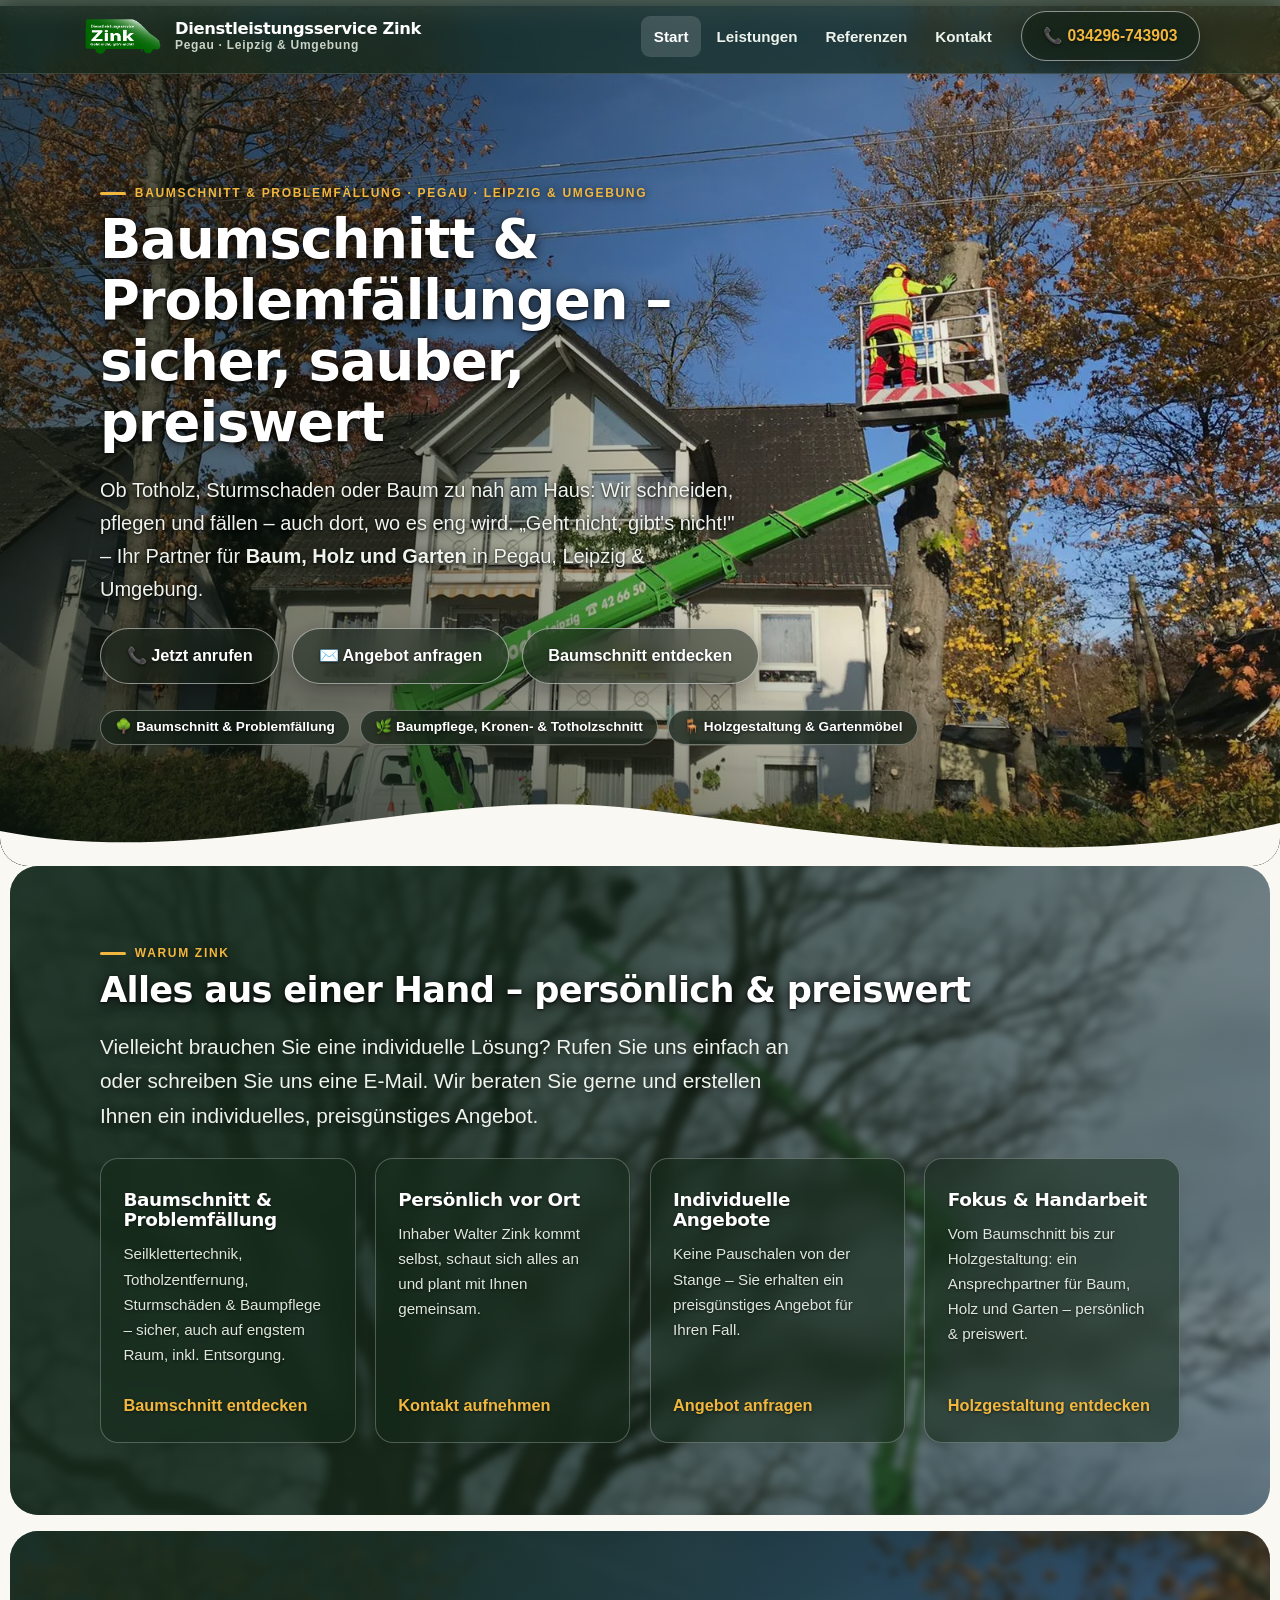
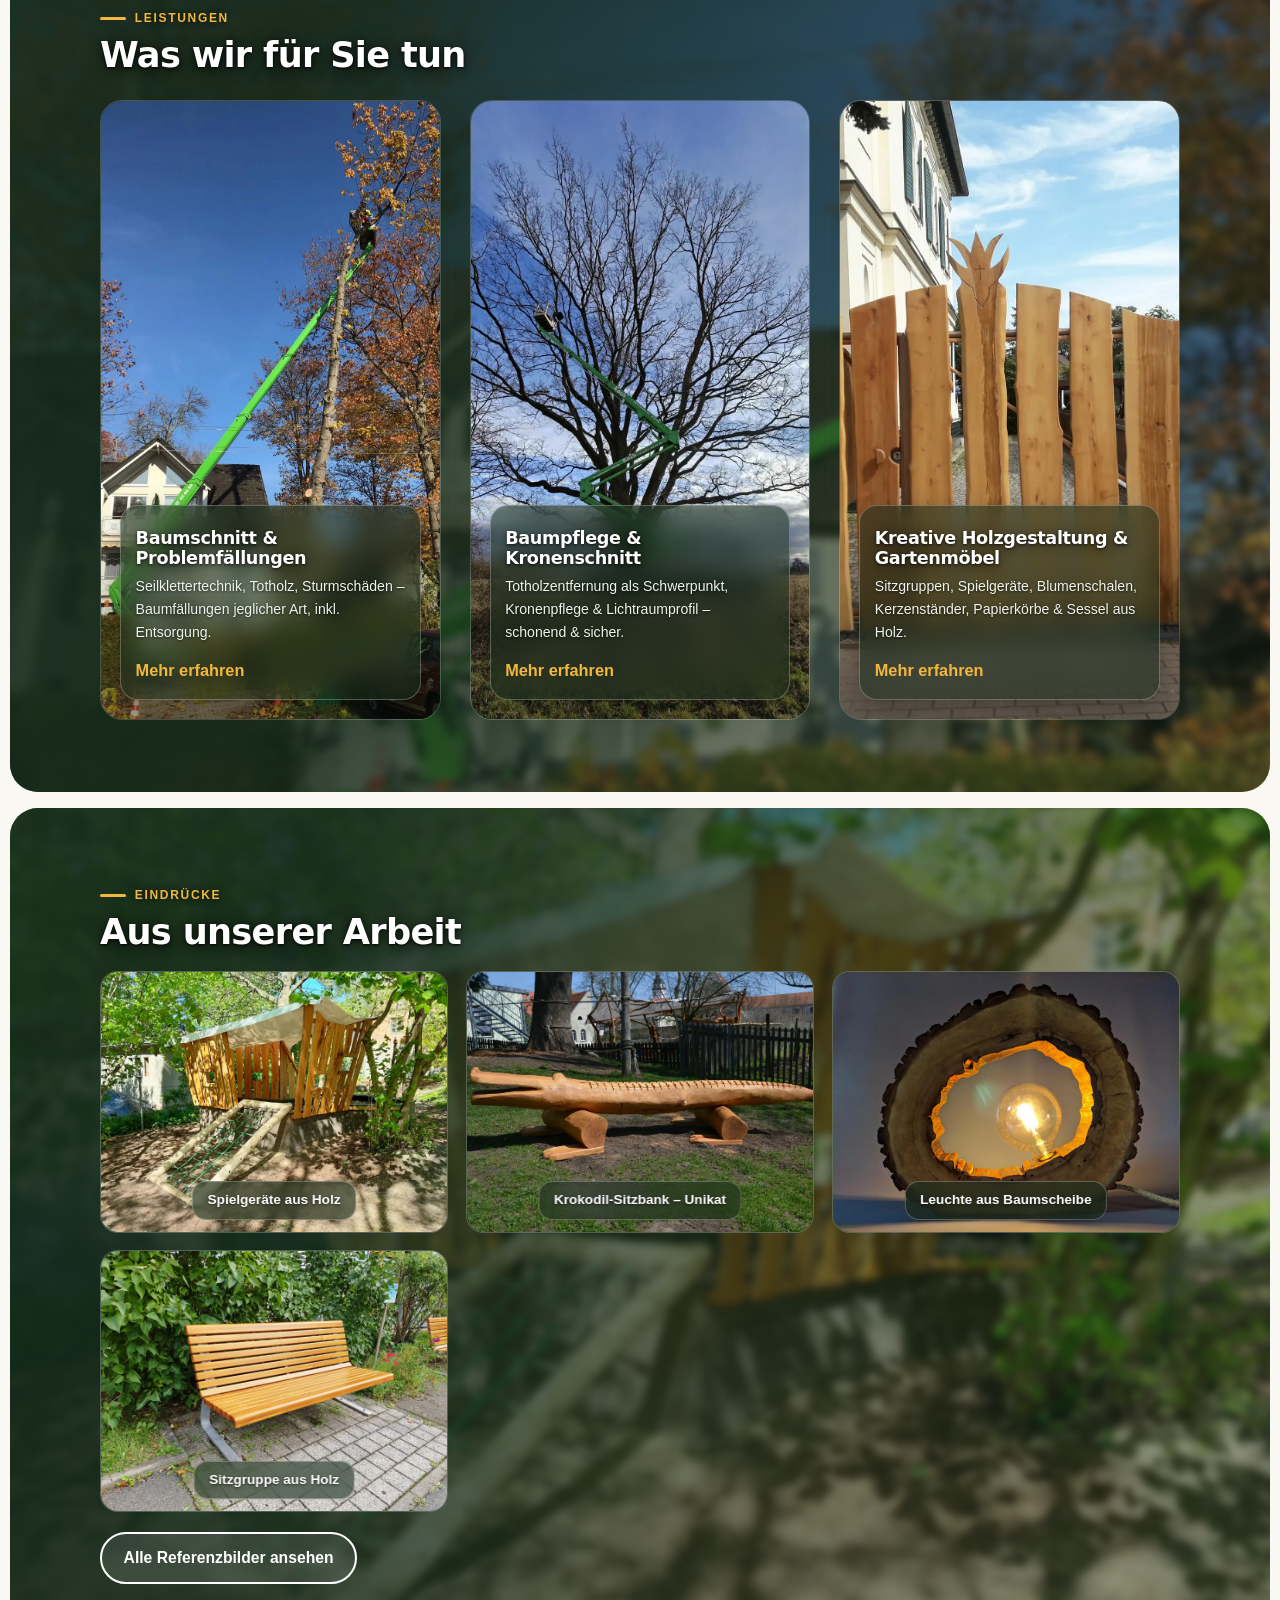
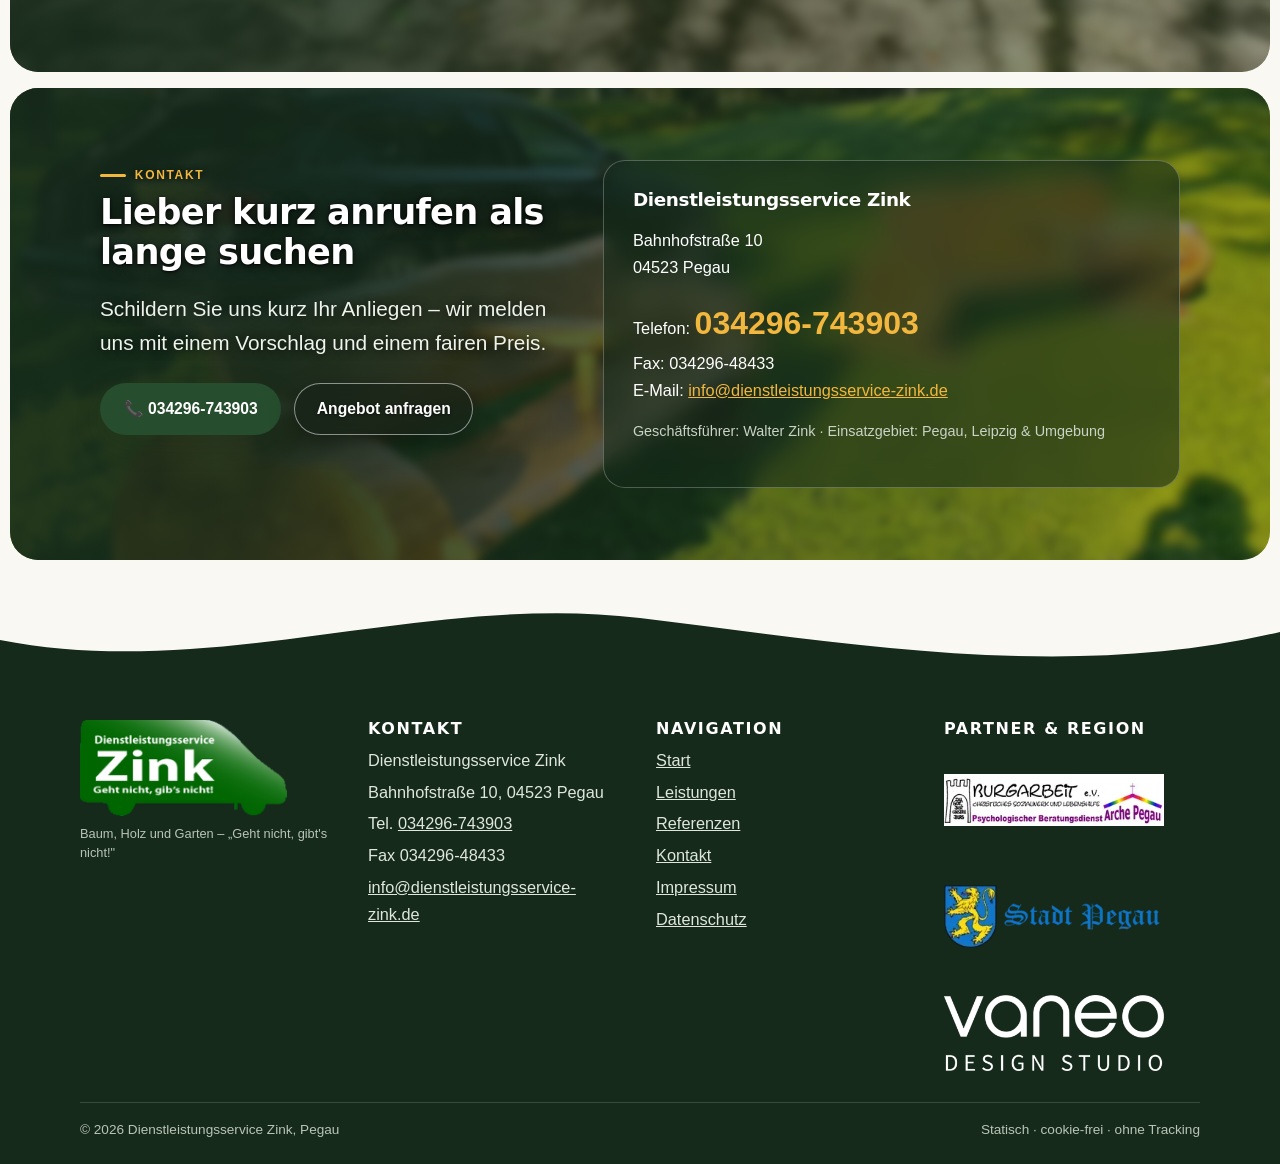
<file: index.html>
<!DOCTYPE html>
<html lang="de">
<head>
<meta charset="utf-8">
<meta name="viewport" content="width=device-width, initial-scale=1">
<title>Baumschnitt & Problemfällung in Pegau & Leipzig | Zink</title>
<meta name="description" content="Baumschnitt & Problemfällung in Pegau, Leipzig & Umgebung: Baumpflege, Kronenschnitt und Holzgestaltung von Dienstleistungsservice Zink. Tel. 034296-743903.">
<link rel="canonical" href="https://www.dienstleistungsservice-zink.de/">
<meta property="og:type" content="website">
<meta property="og:locale" content="de_DE">
<meta name="twitter:card" content="summary_large_image">
<meta property="og:title" content="Baumschnitt & Problemfällung in Pegau & Leipzig | Zink">
<meta property="og:description" content="Baumschnitt & Problemfällung, Baumpflege & Kronenschnitt sowie kreative Holzgestaltung & Gartenmöbel aus Holz in Pegau, Leipzig & Umgebung.">
<meta property="og:image" content="https://www.dienstleistungsservice-zink.de/assets/img/hero-hubsteiger-herbst.webp">
<meta property="og:image:width" content="1600">
<meta property="og:image:height" content="1200">
<meta property="og:image:alt" content="Baumpflege mit Hubsteiger in Pegau – Dienstleistungsservice Zink im Einsatz">
<meta property="og:url" content="https://www.dienstleistungsservice-zink.de/">
<meta name="theme-color" content="#152a1b">
<link rel="icon" href="assets/img/favicon.ico">
<link rel="apple-touch-icon" href="assets/img/apple-touch-icon.png">
<link rel="stylesheet" href="assets/css/style.css">
<script type="application/ld+json">
{"@context":"https://schema.org","@type":"HomeAndConstructionBusiness",
"name":"Dienstleistungsservice Zink","slogan":"Geht nicht, gibt's nicht!",
"address":{"@type":"PostalAddress","streetAddress":"Bahnhofstraße 10","postalCode":"04523","addressLocality":"Pegau","addressCountry":"DE"},
"telephone":"+4934296743903","email":"info@dienstleistungsservice-zink.de",
"url":"https://www.dienstleistungsservice-zink.de/","founder":{"@type":"Person","name":"Walter Zink"},
"geo":{"@type":"GeoCoordinates","latitude":51.166,"longitude":12.246},
"areaServed":["Pegau","Leipzig","Leipziger Land"],"priceRange":"€€"}
</script>
</head>
<body>
<a class="skip-link" href="#inhalt">Zum Inhalt springen</a>
<header class="site-header">
  <div class="wrap header-inner">
    <a class="brand" href="index.html" aria-label="Startseite Dienstleistungsservice Zink">
      <img class="brand-logo" src="assets/img/logo-zink.png" alt="Dienstleistungsservice Zink Logo" width="145" height="69">
      <span class="brand-name">Dienstleistungsservice Zink<small>Pegau · Leipzig &amp; Umgebung</small></span>
    </a>
    <button class="menu-toggle" aria-expanded="false" aria-controls="mainnav" aria-label="Menü öffnen">☰</button>
    <nav class="main-nav" id="mainnav" aria-label="Hauptnavigation">
      <a href="index.html" aria-current="page">Start</a>
      <a href="leistungen.html">Leistungen</a>
      <a href="galerie.html">Referenzen</a>
      <a href="kontakt.html">Kontakt</a>
    </nav>
    <a class="btn btn-glass header-cta" href="tel:+4934296743903">📞 034296-743903</a>
  </div>
</header>

<main id="inhalt">
<div class="hero">
  <div class="hero-bg"><img src="assets/img/hero-hubsteiger-herbst.webp" alt="Baumpflege mit Hubsteiger in Pegau – Dienstleistungsservice Zink im Einsatz" fetchpriority="high" width="1600" height="1200"></div>
  <div class="hero-inner">
    <span class="kicker">Baumschnitt &amp; Problemfällung · Pegau · Leipzig &amp; Umgebung</span>
    <h1>Baumschnitt &amp; Problemfällungen – sicher, sauber, preiswert</h1>
    <p>Ob Totholz, Sturmschaden oder Baum zu nah am Haus: Wir schneiden, pflegen und fällen – auch dort, wo es eng wird. „Geht nicht, gibt's nicht!" – Ihr Partner für <strong>Baum, Holz und Garten</strong> in Pegau, Leipzig &amp; Umgebung.</p>
    <div class="hero-cta">
      <a class="btn btn-glass" href="tel:+4934296743903">📞 Jetzt anrufen</a>
      <a class="btn btn-glass" href="kontakt.html#angebot">✉️ Angebot anfragen</a>
      <a class="btn btn-glass" href="leistungen.html#baumschnitt">Baumschnitt entdecken</a>
    </div>
    <ul class="hero-badges"><li><a href="leistungen.html#baumschnitt">🌳 Baumschnitt &amp; Problemfällung</a></li><li><a href="leistungen.html#baumpflege">🌿 Baumpflege, Kronen- &amp; Totholzschnitt</a></li><li><a href="leistungen.html#holzgestaltung">🪑 Holzgestaltung &amp; Gartenmöbel</a></li></ul>
  </div>
  <div class="hero-wave" aria-hidden="true"><svg viewBox="0 0 1440 84" preserveAspectRatio="none" focusable="false"><path d="M0,48 C240,90 480,0 720,26 C960,52 1200,90 1440,40 L1440,84 L0,84 Z" fill="#faf8f2"></path></svg></div>
</div>

<section class="photo-band usp" id="warum">
  <div class="band-bg" aria-hidden="true"><img src="assets/img/eiche-feld-02.webp" alt="" loading="lazy" width="1200" height="1600"></div>
  <div class="wrap">
    <span class="kicker">Warum Zink</span>
    <h2>Alles aus einer Hand – persönlich &amp; preiswert</h2>
    <p class="lead">Vielleicht brauchen Sie eine individuelle Lösung? Rufen Sie uns einfach an oder schreiben Sie uns eine E-Mail. Wir beraten Sie gerne und erstellen Ihnen ein individuelles, preisgünstiges Angebot.</p>
    <div class="grid grid-4 mt-2">
      <article class="card reveal"><h3>Baumschnitt &amp; Problemfällung</h3><p>Seilklettertechnik, Totholzentfernung, Sturmschäden &amp; Baumpflege – sicher, auch auf engstem Raum, inkl. Entsorgung.</p><a class="card-more" href="leistungen.html#baumschnitt">Baumschnitt entdecken</a></article>
      <article class="card reveal"><h3>Persönlich vor Ort</h3><p>Inhaber Walter Zink kommt selbst, schaut sich alles an und plant mit Ihnen gemeinsam.</p><a class="card-more" href="kontakt.html#angebot">Kontakt aufnehmen</a></article>
      <article class="card reveal"><h3>Individuelle Angebote</h3><p>Keine Pauschalen von der Stange – Sie erhalten ein preisgünstiges Angebot für Ihren Fall.</p><a class="card-more" href="kontakt.html#angebot">Angebot anfragen</a></article>
      <article class="card reveal"><h3>Fokus &amp; Handarbeit</h3><p>Vom Baumschnitt bis zur Holzgestaltung: ein Ansprechpartner für Baum, Holz und Garten – persönlich &amp; preiswert.</p><a class="card-more" href="leistungen.html#holzgestaltung">Holzgestaltung entdecken</a></article>
    </div>
  </div>
</section>

<section id="leistungen" class="photo-band">
  <div class="band-bg" aria-hidden="true"><img src="assets/img/hero-hubsteiger-herbst.webp" alt="" loading="lazy" width="1600" height="1200"></div>
  <div class="wrap">
    <span class="kicker">Leistungen</span>
    <h2>Was wir für Sie tun</h2>
    <div class="grid photo-grid mt-2">
      <a class="photo-card reveal" href="leistungen.html#baumschnitt" aria-label="Baumschnitt und Problemfällung – Mehr erfahren"><img src="assets/img/baumpflege-hubsteiger-02.webp" alt="Baumpflege und Kronenschnitt mit Hubsteiger in Pegau" loading="lazy" width="1200" height="1600"><div class="photo-body"><h3>Baumschnitt &amp; Problemfällungen</h3><p>Seilklettertechnik, Totholz, Sturmschäden – Baumfällungen jeglicher Art, inkl. Entsorgung.</p><span class="more" aria-hidden="true">Mehr erfahren</span></div></a>
      <a class="photo-card reveal" href="leistungen.html#baumpflege" aria-label="Baumpflege, Kronen- und Totholzschnitt – Mehr erfahren"><img src="assets/img/problemfaellung-feld-01.webp" alt="Problemfällung mit Hubsteiger in Pegau" loading="lazy" width="1200" height="1600"><div class="photo-body"><h3>Baumpflege &amp; Kronenschnitt</h3><p>Totholzentfernung als Schwerpunkt, Kronenpflege &amp; Lichtraumprofil – schonend &amp; sicher.</p><span class="more" aria-hidden="true">Mehr erfahren</span></div></a>
      <a class="photo-card reveal" href="leistungen.html#holzgestaltung" aria-label="Holzgestaltung und Gartenmöbel – Mehr erfahren"><img src="assets/img/holzbau-hoftor-01.webp" alt="Geschnitztes Hoftor aus Holz in Pegau" loading="lazy" width="1296" height="972"><div class="photo-body"><h3>Kreative Holzgestaltung &amp; Gartenmöbel</h3><p>Sitzgruppen, Spielgeräte, Blumenschalen, Kerzenständer, Papierkörbe &amp; Sessel aus Holz.</p><span class="more" aria-hidden="true">Mehr erfahren</span></div></a>
    </div>
  </div>
</section>

<section class="photo-band">
  <div class="band-bg" aria-hidden="true"><img src="assets/img/spielplatz-spielturm-01.webp" alt="" loading="lazy" width="1600" height="1200"></div>
  <div class="wrap">
    <span class="kicker">Eindrücke</span>
    <h2>Aus unserer Arbeit</h2>
    <div class="gallery gallery-large mt-1">
      <figure><img src="assets/img/spielplatz-spielturm-01.webp" alt="Spielturm aus Holz in Pegau – Spielgeräte" loading="lazy" width="1600" height="1200"><figcaption>Spielgeräte aus Holz</figcaption></figure>
      <figure><img src="assets/img/spielplatz-krokodil-01.webp" alt="Krokodil-Sitzbank aus Stammholz in Pegau" loading="lazy" width="1920" height="1271"><figcaption>Krokodil-Sitzbank – Unikat</figcaption></figure>
      <figure><img src="assets/img/holz-leuchte-01.webp" alt="Leuchte aus Baumscheibe – Holzgestaltung in Pegau" loading="lazy" width="1920" height="1440"><figcaption>Leuchte aus Baumscheibe</figcaption></figure>
      <figure><img src="assets/img/sitzgruppe-parkbank-01.webp" alt="Holzbank im Garten in Pegau – Sitzgruppe" loading="lazy" width="1600" height="1200"><figcaption>Sitzgruppe aus Holz</figcaption></figure>
    </div>
    <p class="mt-1"><a class="btn btn-ghost" href="galerie.html">Alle Referenzbilder ansehen</a></p>
  </div>
</section>

<section class="photo-band">
  <div class="band-bg" aria-hidden="true"><img src="assets/img/sitzgruppe-stammbaenke-01.webp" alt="" loading="lazy" width="1496" height="1496"></div>
  <div class="wrap contact-grid">
    <div>
      <span class="kicker">Kontakt</span>
      <h2>Lieber kurz anrufen als lange suchen</h2>
      <p class="lead">Schildern Sie uns kurz Ihr Anliegen – wir melden uns mit einem Vorschlag und einem fairen Preis.</p>
      <div class="stack-cta">
        <a class="btn btn-call" href="tel:+4934296743903">📞 034296-743903</a>
        <a class="btn btn-glass" href="kontakt.html#angebot">Angebot anfragen</a>
      </div>
    </div>
    <div class="contact-card">
      <h3>Dienstleistungsservice Zink</h3>
      <p>Bahnhofstraße 10<br>04523 Pegau</p>
      <p>Telefon: <a class="big-tel" href="tel:+4934296743903">034296-743903</a><br>
      Fax: 034296-48433<br>
      E-Mail: <a href="mailto:info@dienstleistungsservice-zink.de">info@dienstleistungsservice-zink.de</a></p>
      <p class="sub">Geschäftsführer: Walter Zink · Einsatzgebiet: Pegau, Leipzig &amp; Umgebung</p>
    </div>
  </div>
</section>
</main>
<div class="footer-wave" aria-hidden="true"><svg viewBox="0 0 1440 84" preserveAspectRatio="none" focusable="false"><path d="M0,48 C240,90 480,0 720,26 C960,52 1200,90 1440,40 L1440,84 L0,84 Z" fill="#152a1b"></path></svg></div>
<footer>
  <div class="wrap footer-grid">
    <div class="footer-brand"><img src="assets/img/logo-zink-large.png" alt="Dienstleistungsservice Zink Logo" loading="lazy" class="footer-logo"><span class="brand-note">Baum, Holz und Garten – „Geht nicht, gibt's nicht!"</span></div>
    <div><h3>Kontakt</h3><ul>
      <li>Dienstleistungsservice Zink</li><li>Bahnhofstraße 10, 04523 Pegau</li>
      <li>Tel. <a href="tel:+4934296743903">034296-743903</a></li>
      <li>Fax 034296-48433</li><li><a href="mailto:info@dienstleistungsservice-zink.de">info@dienstleistungsservice-zink.de</a></li>
    </ul></div>
    <div><h3>Navigation</h3><ul>
      <li><a href="index.html">Start</a></li><li><a href="leistungen.html">Leistungen</a></li>
      <li><a href="galerie.html">Referenzen</a></li><li><a href="kontakt.html">Kontakt</a></li>
      <li><a href="impressum.html">Impressum</a></li>
      <li><a href="datenschutz.html">Datenschutz</a></li>
    </ul></div>
    <div><h3>Partner &amp; Region</h3><ul class="partner-list">
      <li><a href="https://www.arche-pegau.de/" target="_blank" rel="noopener" title="Arche Pegau – Begegnungsstätte"><img src="assets/img/partner-arche.webp" alt="Arche Pegau" loading="lazy" class="footer-logo"></a></li>
      <li><a href="https://www.pegau.de/" target="_blank" rel="noopener" title="Stadt Pegau"><img src="assets/img/partner-pegau.webp" alt="Stadt Pegau" loading="lazy" class="footer-logo"></a></li>
      <li><a href="https://vaneo-studio.de/" target="_blank" rel="noopener" title="Vaneo Studio – Holzobjekte aus Leipzig"><img src="assets/img/partner-vaneo.webp" alt="Vaneo Studio Leipzig – Holzgestaltung" loading="lazy" class="footer-logo"></a></li>
    </ul></div>
  </div>
  <div class="wrap footer-bottom"><span>© 2026 Dienstleistungsservice Zink, Pegau</span><span>Statisch · cookie-frei · ohne Tracking</span></div>
</footer>
<a class="mobile-call" href="tel:+4934296743903">📞 Jetzt anrufen</a>
<dialog id="lightbox" aria-label="Bild vergrößert"><div class="lightbox-bar"><span class="lightbox-cap"></span><form method="dialog"><button aria-label="Schließen">✕ Schließen</button></form></div><img src="assets/img/hero-hubsteiger-herbst.webp" alt="Großansicht: Baumpflege mit Hubsteiger in Pegau"></dialog>
<script src="assets/js/main.js" defer></script>
</body>
</html>
</file>
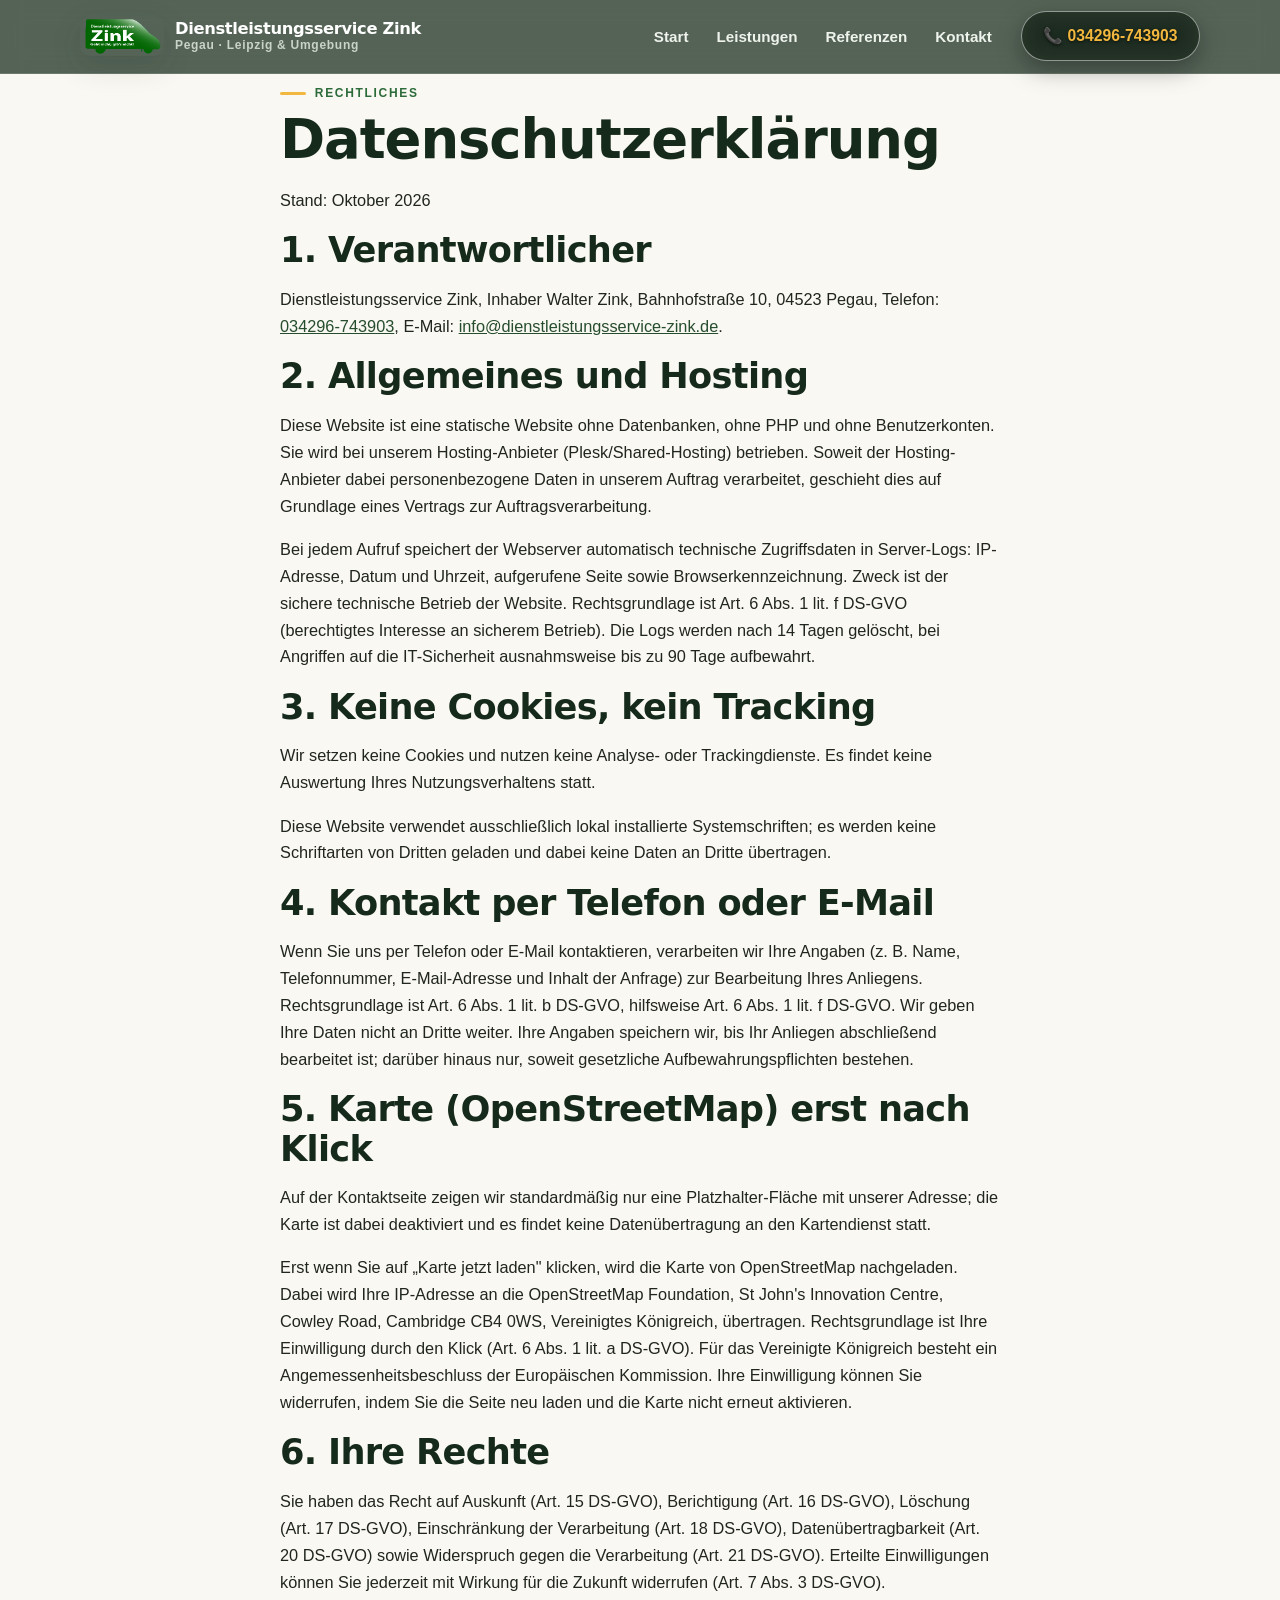
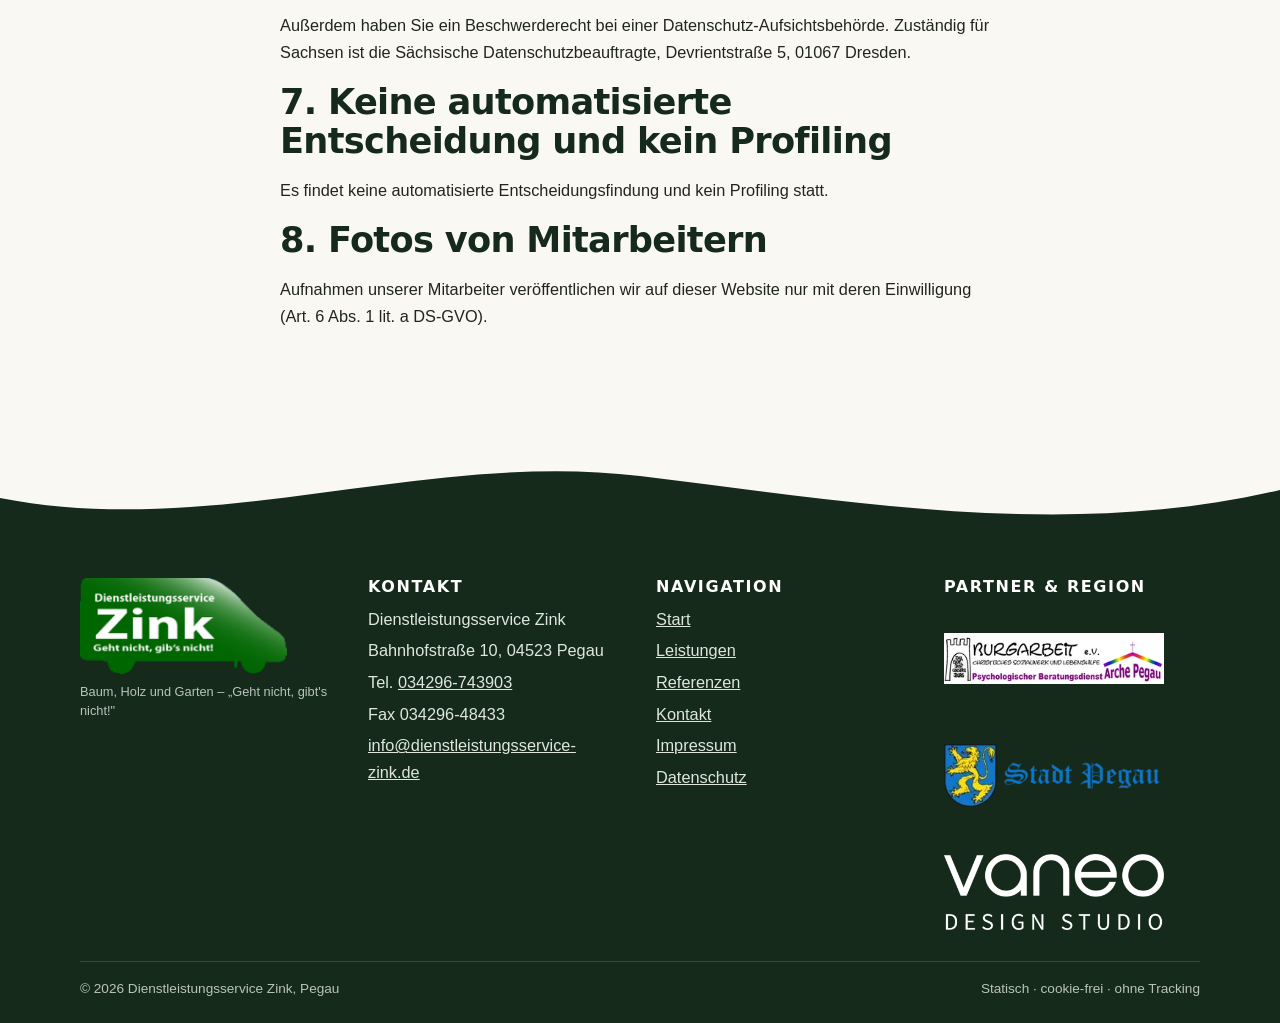
<file: datenschutz.html>
<!DOCTYPE html>
<html lang="de">
<head>
<meta charset="utf-8">
<meta name="viewport" content="width=device-width, initial-scale=1">
<title>Datenschutzerklärung – Dienstleistungsservice Zink Pegau</title>
<meta name="description" content="Datenschutzerklärung von Dienstleistungsservice Zink: hostingseitige Logs, Kontaktaufnahme, Karten-Einwilligung und Ihre Rechte nach DS-GVO.">
<link rel="canonical" href="https://www.dienstleistungsservice-zink.de/datenschutz.html">
<meta name="robots" content="index, follow">
<meta property="og:type" content="website">
<meta property="og:locale" content="de_DE">
<meta name="twitter:card" content="summary_large_image">
<meta property="og:title" content="Datenschutzerklärung – Dienstleistungsservice Zink Pegau">
<meta property="og:description" content="Datenschutzerklärung von Dienstleistungsservice Zink: hostingseitige Logs, Kontaktaufnahme, Karten-Einwilligung und Ihre Rechte nach DS-GVO.">
<meta property="og:url" content="https://www.dienstleistungsservice-zink.de/datenschutz.html">
<meta property="og:image" content="https://www.dienstleistungsservice-zink.de/assets/img/hero-hubsteiger-herbst.webp">
<meta property="og:image:width" content="1600">
<meta property="og:image:height" content="1200">
<meta property="og:image:alt" content="Baumpflege mit Hubsteiger in Pegau – Dienstleistungsservice Zink im Einsatz">
<meta name="theme-color" content="#152a1b">
<link rel="icon" href="assets/img/favicon.ico">
<link rel="apple-touch-icon" href="assets/img/apple-touch-icon.png">
<link rel="stylesheet" href="assets/css/style.css">
</head>
<body>
<a class="skip-link" href="#inhalt">Zum Inhalt springen</a>
<header class="site-header">
  <div class="wrap header-inner">
    <a class="brand" href="index.html"><img class="brand-logo" src="assets/img/logo-zink.png" alt="Dienstleistungsservice Zink Logo" width="145" height="69"><span class="brand-name">Dienstleistungsservice Zink<small>Pegau · Leipzig &amp; Umgebung</small></span></a>
    <button class="menu-toggle" aria-expanded="false" aria-controls="mainnav" aria-label="Menü öffnen">☰</button>
    <nav class="main-nav" id="mainnav" aria-label="Hauptnavigation">
      <a href="index.html">Start</a><a href="leistungen.html">Leistungen</a>
      <a href="galerie.html">Referenzen</a><a href="kontakt.html">Kontakt</a>
    </nav>
    <a class="btn btn-glass header-cta" href="tel:+4934296743903">📞 034296-743903</a>
  </div>
</header>
<main id="inhalt">
<section><div class="wrap narrow">
  <span class="kicker">Rechtliches</span>
  <h1>Datenschutzerklärung</h1>
  <p>Stand: Oktober 2026</p>
  <h2>1. Verantwortlicher</h2>
  <p>Dienstleistungsservice Zink, Inhaber Walter Zink, Bahnhofstraße 10, 04523 Pegau, Telefon: <a href="tel:+4934296743903">034296-743903</a>, E-Mail: <a href="mailto:info@dienstleistungsservice-zink.de">info@dienstleistungsservice-zink.de</a>.</p>
  <h2>2. Allgemeines und Hosting</h2>
  <p>Diese Website ist eine statische Website ohne Datenbanken, ohne PHP und ohne Benutzerkonten. Sie wird bei unserem Hosting-Anbieter (Plesk/Shared-Hosting) betrieben. Soweit der Hosting-Anbieter dabei personenbezogene Daten in unserem Auftrag verarbeitet, geschieht dies auf Grundlage eines Vertrags zur Auftragsverarbeitung.</p>
  <p>Bei jedem Aufruf speichert der Webserver automatisch technische Zugriffsdaten in Server-Logs: IP-Adresse, Datum und Uhrzeit, aufgerufene Seite sowie Browserkennzeichnung. Zweck ist der sichere technische Betrieb der Website. Rechtsgrundlage ist Art. 6 Abs. 1 lit. f DS-GVO (berechtigtes Interesse an sicherem Betrieb). Die Logs werden nach 14 Tagen gelöscht, bei Angriffen auf die IT-Sicherheit ausnahmsweise bis zu 90 Tage aufbewahrt.</p>
  <h2>3. Keine Cookies, kein Tracking</h2>
  <p>Wir setzen keine Cookies und nutzen keine Analyse- oder Trackingdienste. Es findet keine Auswertung Ihres Nutzungsverhaltens statt.</p>
  <p>Diese Website verwendet ausschließlich lokal installierte Systemschriften; es werden keine Schriftarten von Dritten geladen und dabei keine Daten an Dritte übertragen.</p>
  <h2>4. Kontakt per Telefon oder E-Mail</h2>
  <p>Wenn Sie uns per Telefon oder E-Mail kontaktieren, verarbeiten wir Ihre Angaben (z. B. Name, Telefonnummer, E-Mail-Adresse und Inhalt der Anfrage) zur Bearbeitung Ihres Anliegens. Rechtsgrundlage ist Art. 6 Abs. 1 lit. b DS-GVO, hilfsweise Art. 6 Abs. 1 lit. f DS-GVO. Wir geben Ihre Daten nicht an Dritte weiter. Ihre Angaben speichern wir, bis Ihr Anliegen abschließend bearbeitet ist; darüber hinaus nur, soweit gesetzliche Aufbewahrungspflichten bestehen.</p>
  <h2>5. Karte (OpenStreetMap) erst nach Klick</h2>
  <p>Auf der Kontaktseite zeigen wir standardmäßig nur eine Platzhalter-Fläche mit unserer Adresse; die Karte ist dabei deaktiviert und es findet keine Datenübertragung an den Kartendienst statt.</p>
  <p>Erst wenn Sie auf „Karte jetzt laden" klicken, wird die Karte von OpenStreetMap nachgeladen. Dabei wird Ihre IP-Adresse an die OpenStreetMap Foundation, St John's Innovation Centre, Cowley Road, Cambridge CB4 0WS, Vereinigtes Königreich, übertragen. Rechtsgrundlage ist Ihre Einwilligung durch den Klick (Art. 6 Abs. 1 lit. a DS-GVO). Für das Vereinigte Königreich besteht ein Angemessenheitsbeschluss der Europäischen Kommission. Ihre Einwilligung können Sie widerrufen, indem Sie die Seite neu laden und die Karte nicht erneut aktivieren.</p>
  <h2>6. Ihre Rechte</h2>
  <p>Sie haben das Recht auf Auskunft (Art. 15 DS-GVO), Berichtigung (Art. 16 DS-GVO), Löschung (Art. 17 DS-GVO), Einschränkung der Verarbeitung (Art. 18 DS-GVO), Datenübertragbarkeit (Art. 20 DS-GVO) sowie Widerspruch gegen die Verarbeitung (Art. 21 DS-GVO). Erteilte Einwilligungen können Sie jederzeit mit Wirkung für die Zukunft widerrufen (Art. 7 Abs. 3 DS-GVO).</p>
  <p>Außerdem haben Sie ein Beschwerderecht bei einer Datenschutz-Aufsichtsbehörde. Zuständig für Sachsen ist die Sächsische Datenschutzbeauftragte, Devrientstraße 5, 01067 Dresden.</p>
  <h2>7. Keine automatisierte Entscheidung und kein Profiling</h2>
  <p>Es findet keine automatisierte Entscheidungsfindung und kein Profiling statt.</p>
  <h2>8. Fotos von Mitarbeitern</h2>
  <p>Aufnahmen unserer Mitarbeiter veröffentlichen wir auf dieser Website nur mit deren Einwilligung (Art. 6 Abs. 1 lit. a DS-GVO).</p>
</div></section>
</main>
<div class="footer-wave" aria-hidden="true"><svg viewBox="0 0 1440 84" preserveAspectRatio="none" focusable="false"><path d="M0,48 C240,90 480,0 720,26 C960,52 1200,90 1440,40 L1440,84 L0,84 Z" fill="#152a1b"></path></svg></div>
<footer>
  <div class="wrap footer-grid">
    <div class="footer-brand"><img src="assets/img/logo-zink-large.png" alt="Dienstleistungsservice Zink Logo" loading="lazy" class="footer-logo"><span class="brand-note">Baum, Holz und Garten – „Geht nicht, gibt's nicht!"</span></div>
    <div><h3>Kontakt</h3><ul><li>Dienstleistungsservice Zink</li><li>Bahnhofstraße 10, 04523 Pegau</li><li>Tel. <a href="tel:+4934296743903">034296-743903</a></li><li>Fax 034296-48433</li><li><a href="mailto:info@dienstleistungsservice-zink.de">info@dienstleistungsservice-zink.de</a></li></ul></div>
    <div><h3>Navigation</h3><ul><li><a href="index.html">Start</a></li><li><a href="leistungen.html">Leistungen</a></li><li><a href="galerie.html">Referenzen</a></li><li><a href="kontakt.html">Kontakt</a></li><li><a href="impressum.html">Impressum</a></li><li><a href="datenschutz.html">Datenschutz</a></li></ul></div>
    <div><h3>Partner &amp; Region</h3><ul class="partner-list"><li><a href="https://www.arche-pegau.de/" target="_blank" rel="noopener" title="Arche Pegau – Begegnungsstätte"><img src="assets/img/partner-arche.webp" alt="Arche Pegau" loading="lazy" class="footer-logo"></a></li><li><a href="https://www.pegau.de/" target="_blank" rel="noopener" title="Stadt Pegau"><img src="assets/img/partner-pegau.webp" alt="Stadt Pegau" loading="lazy" class="footer-logo"></a></li><li><a href="https://vaneo-studio.de/" target="_blank" rel="noopener" title="Vaneo Studio – Holzobjekte aus Leipzig"><img src="assets/img/partner-vaneo.webp" alt="Vaneo Studio Leipzig – Holzgestaltung" loading="lazy" class="footer-logo"></a></li></ul></div>
  </div>
  <div class="wrap footer-bottom"><span>© 2026 Dienstleistungsservice Zink, Pegau</span><span>Statisch · cookie-frei · ohne Tracking</span></div>
</footer>
<a class="mobile-call" href="tel:+4934296743903">📞 Jetzt anrufen</a>
<script src="assets/js/main.js" defer></script>
</body>
</html>
</file>
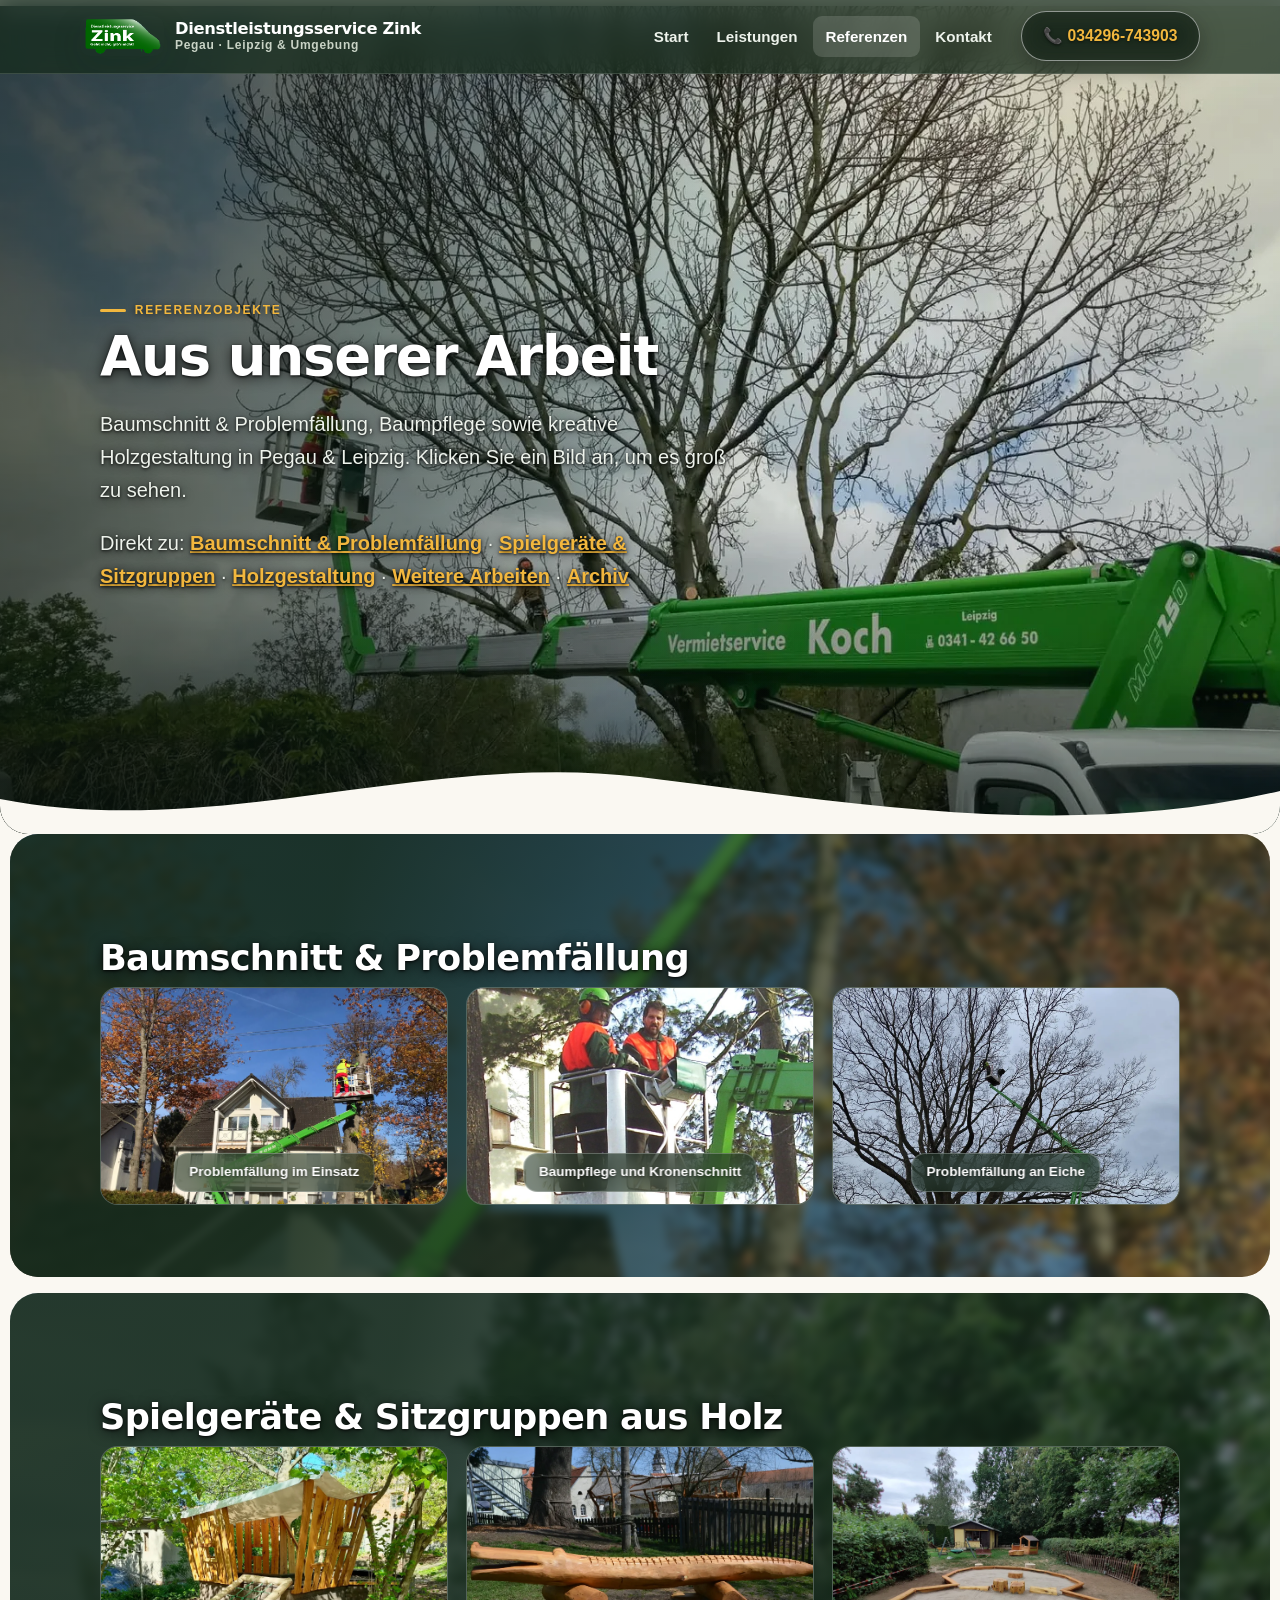
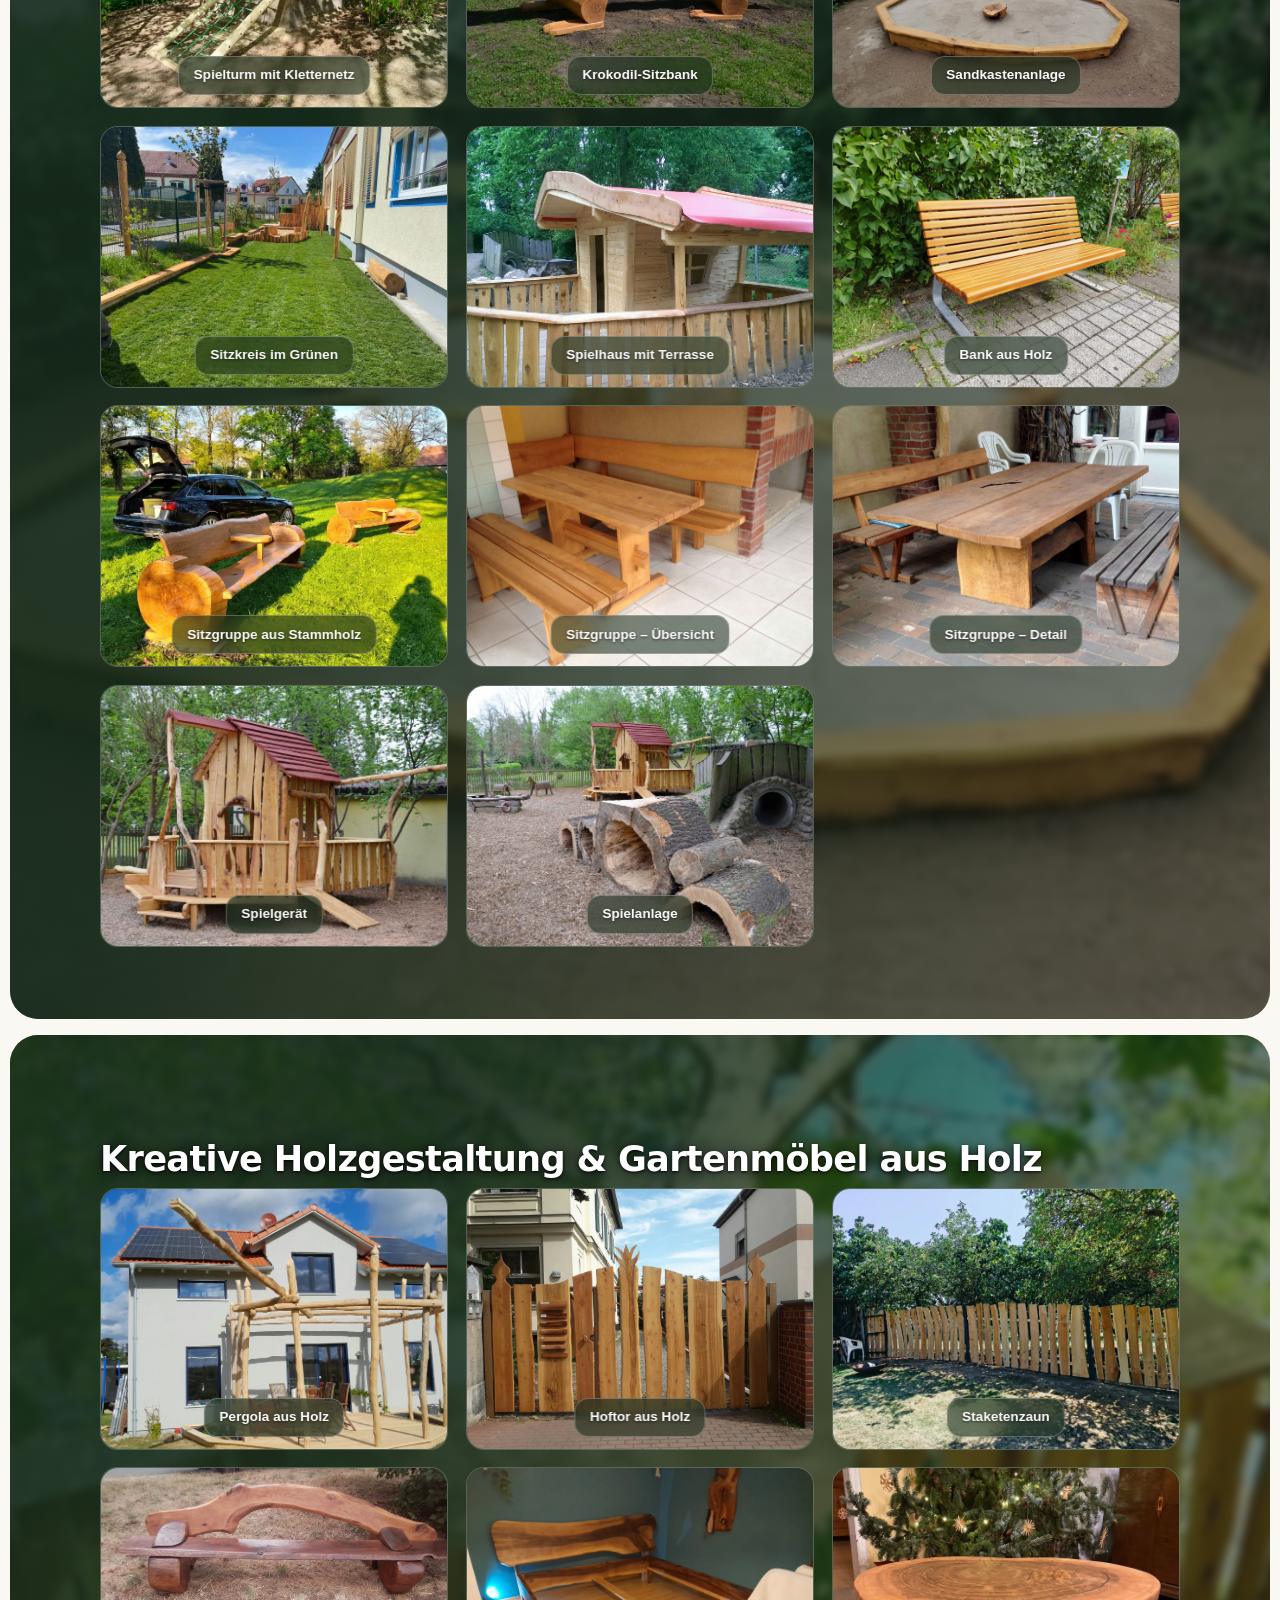
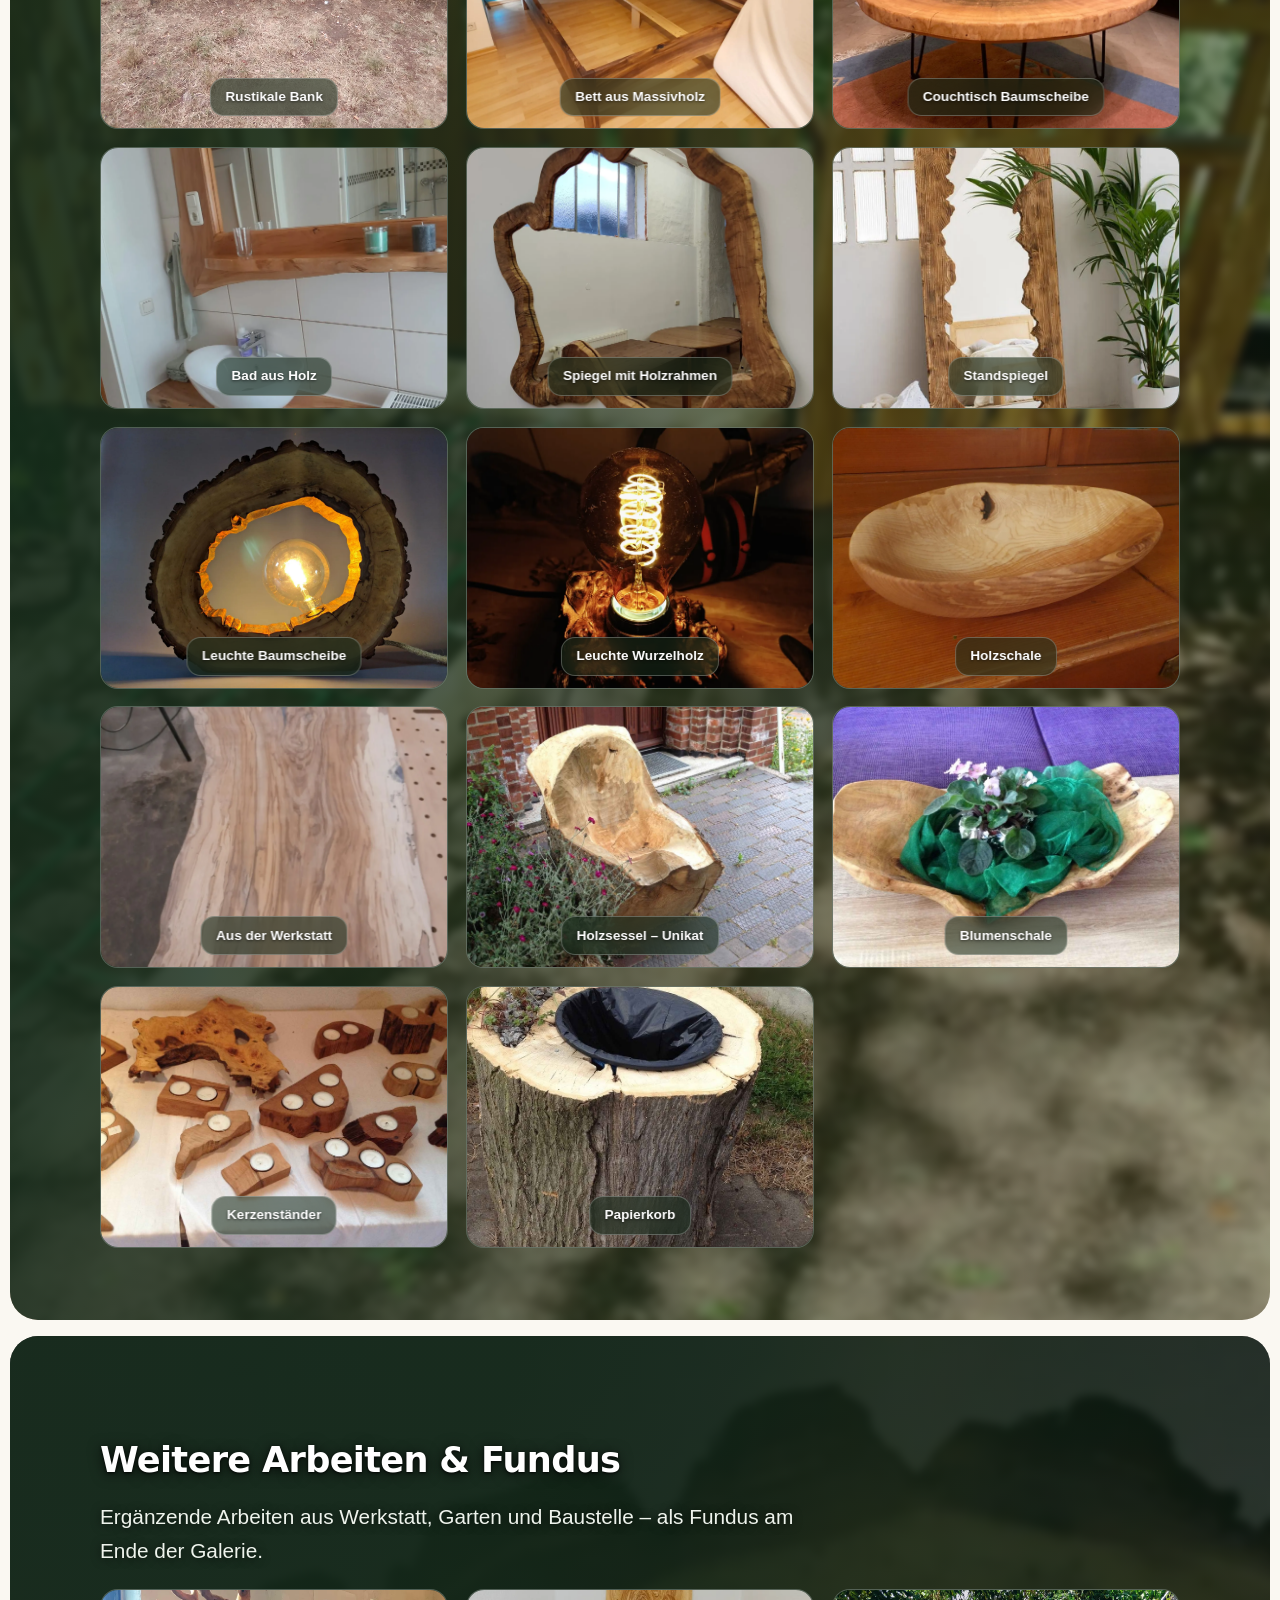
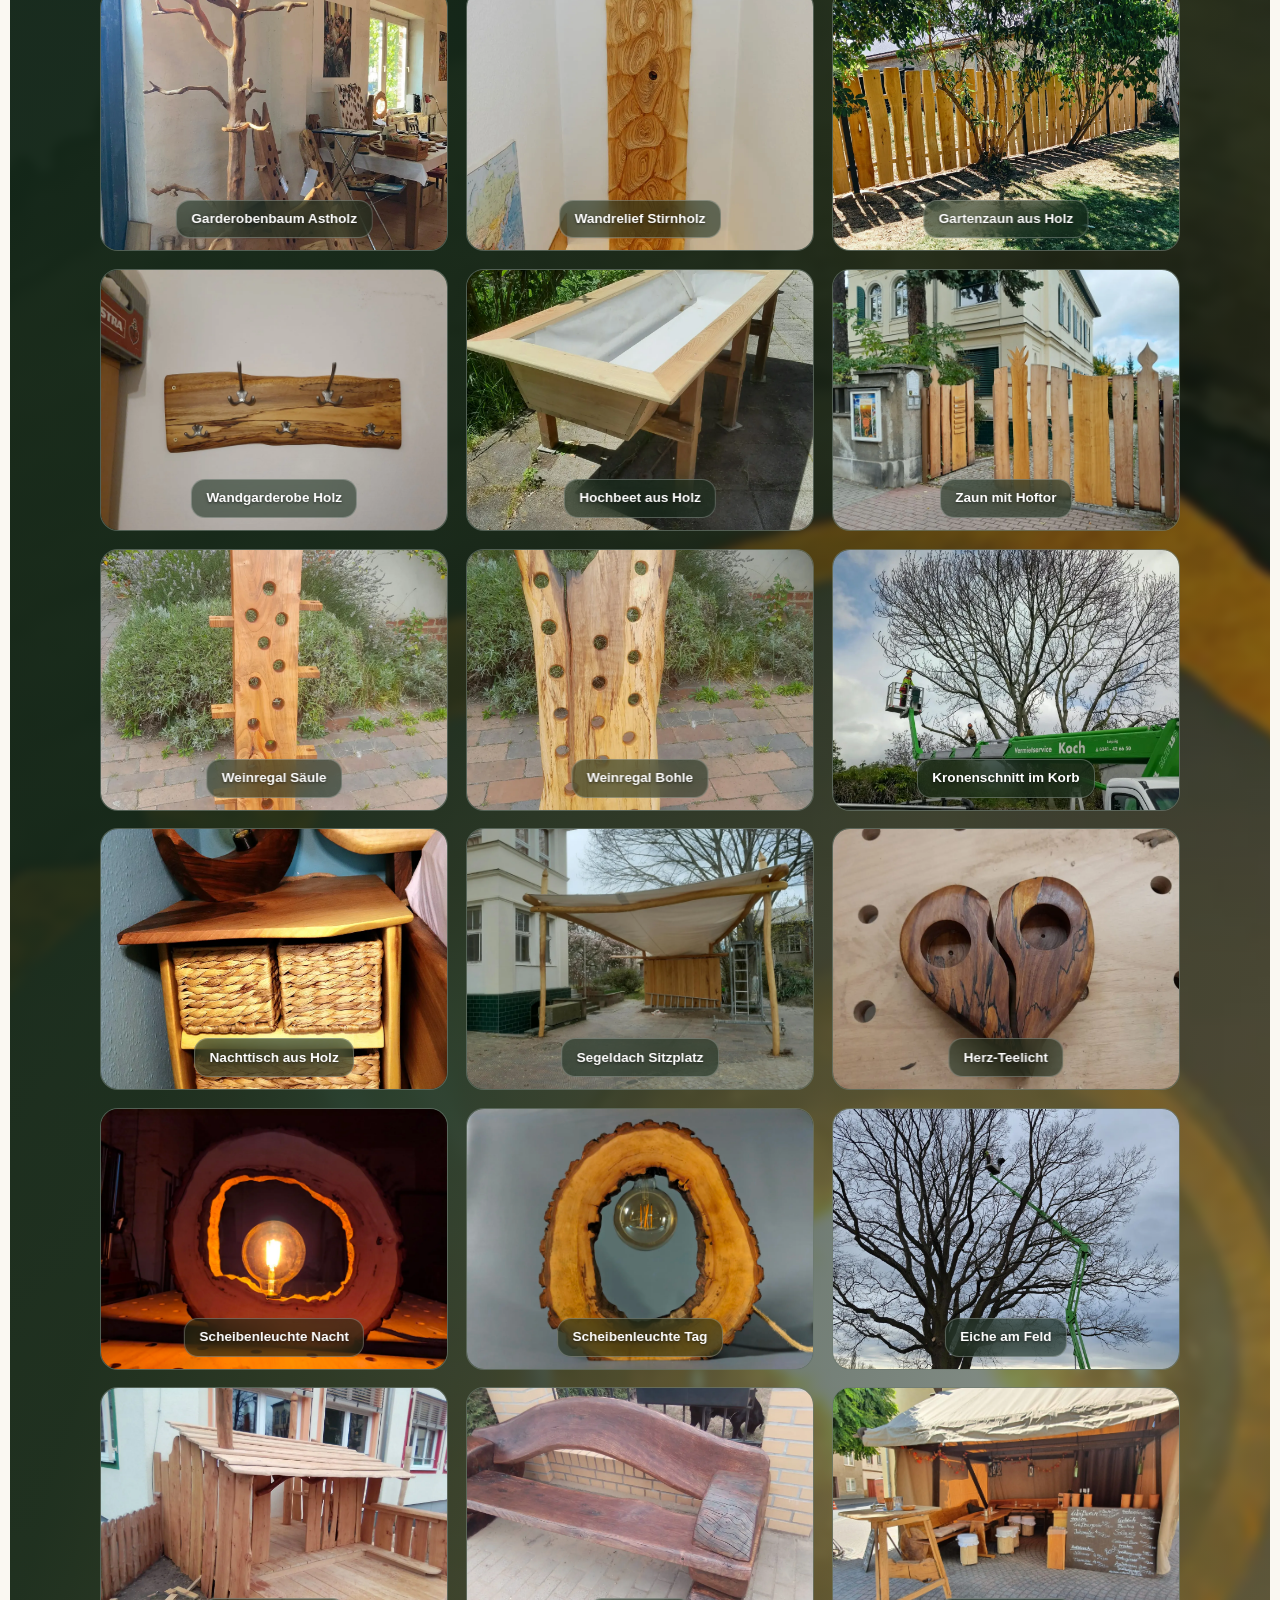
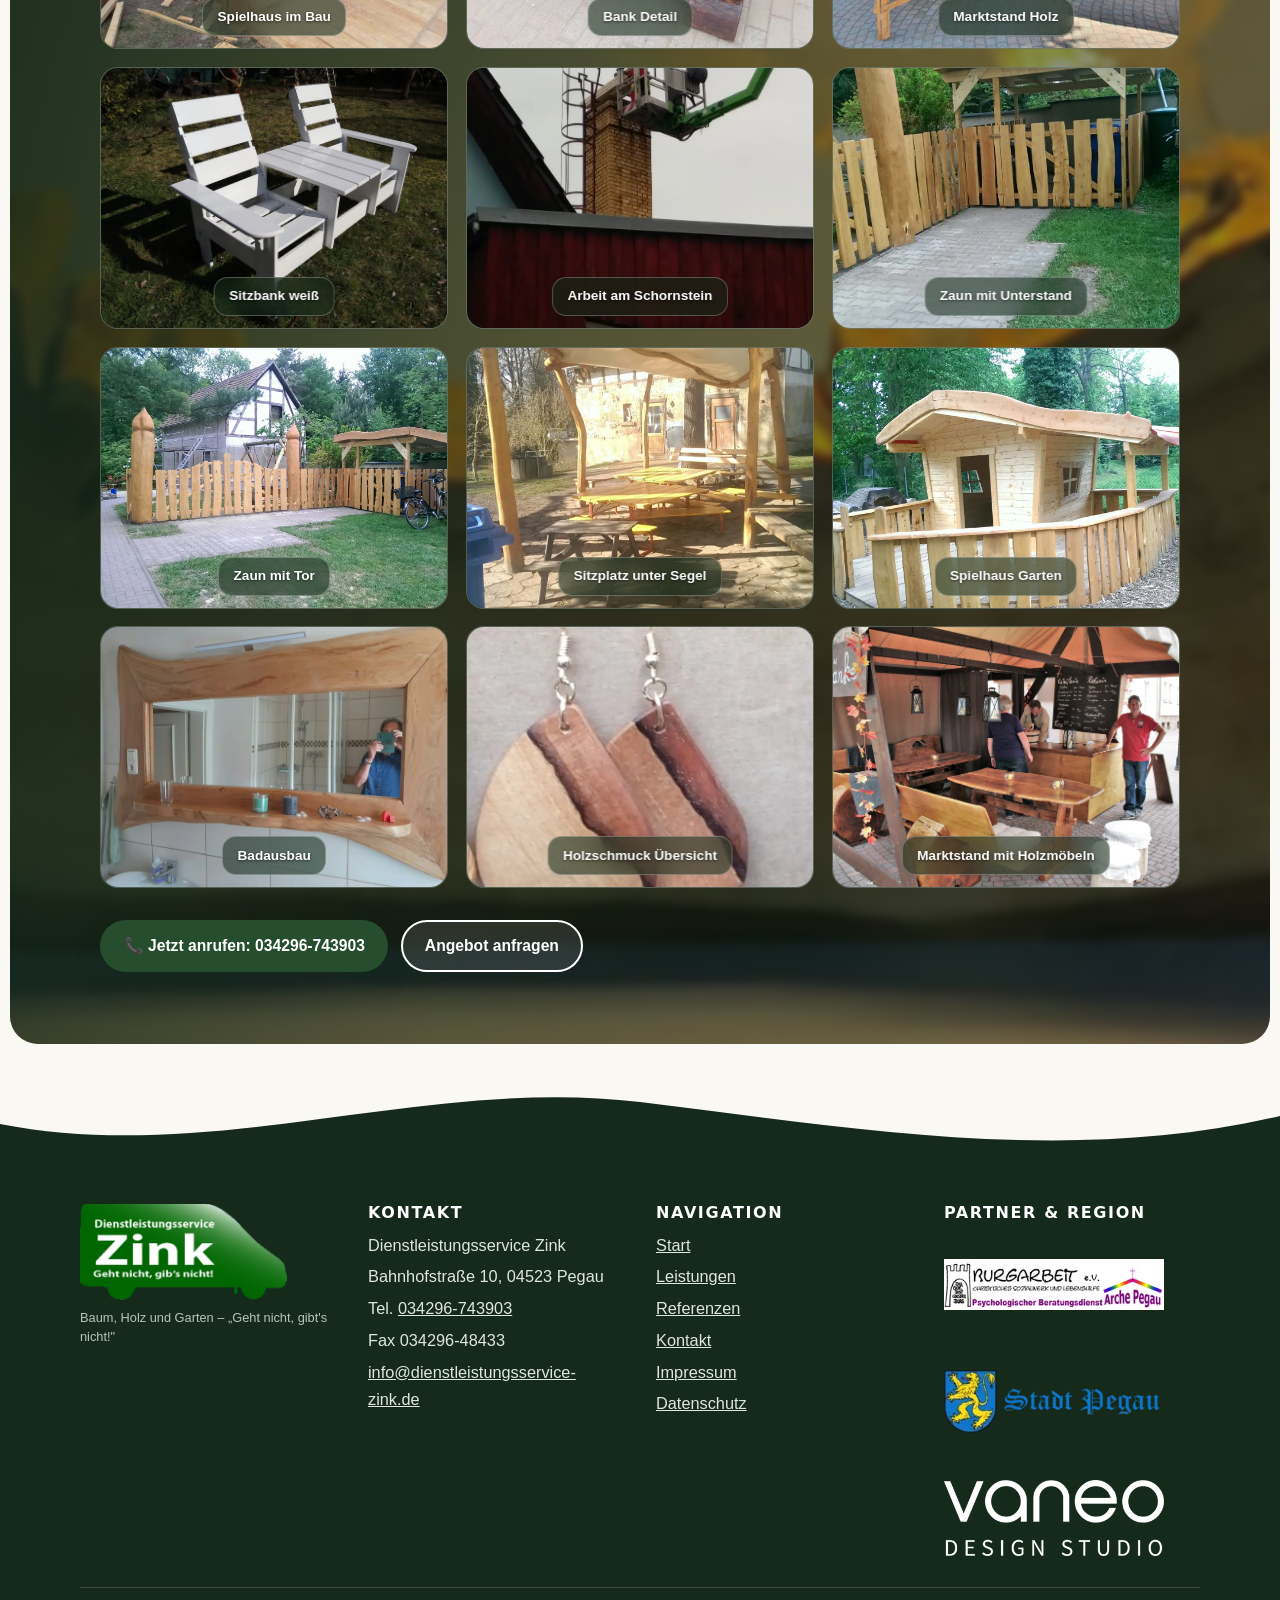
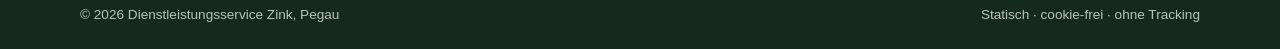
<file: galerie.html>
<!DOCTYPE html>
<html lang="de">
<head>
<meta charset="utf-8">
<meta name="viewport" content="width=device-width, initial-scale=1">
<title>Baumschnitt & Referenzen – Galerie | Zink Pegau & Leipzig</title>
<meta name="description" content="Galerie: Baumschnitt, Problemfällung und Holzarbeiten in Pegau, Leipzig & Umgebung – Referenzbilder von Dienstleistungsservice Zink, Tel. 034296-743903.">
<link rel="canonical" href="https://www.dienstleistungsservice-zink.de/galerie.html">
<meta property="og:type" content="website">
<meta property="og:locale" content="de_DE">
<meta name="twitter:card" content="summary_large_image">
<meta property="og:title" content="Baumschnitt & Referenzen – Dienstleistungsservice Zink Pegau">
<meta property="og:description" content="Referenzbilder: Baumschnitt & Problemfällung, Baumpflege & Kronenschnitt sowie kreative Holzgestaltung & Gartenmöbel aus Holz in Pegau & Leipzig.">
<meta property="og:url" content="https://www.dienstleistungsservice-zink.de/galerie.html">
<meta property="og:image" content="https://www.dienstleistungsservice-zink.de/assets/img/hero-hubsteiger-herbst.webp">
<meta property="og:image:width" content="1600">
<meta property="og:image:height" content="1200">
<meta property="og:image:alt" content="Baumpflege mit Hubsteiger in Pegau – Dienstleistungsservice Zink im Einsatz">
<meta name="theme-color" content="#152a1b">
<link rel="icon" href="assets/img/favicon.ico">
<link rel="apple-touch-icon" href="assets/img/apple-touch-icon.png">
<link rel="stylesheet" href="assets/css/style.css">
</head>
<body>
<a class="skip-link" href="#inhalt">Zum Inhalt springen</a>
<header class="site-header">
  <div class="wrap header-inner">
    <a class="brand" href="index.html"><img class="brand-logo" src="assets/img/logo-zink.png" alt="Dienstleistungsservice Zink Logo" width="145" height="69"><span class="brand-name">Dienstleistungsservice Zink<small>Pegau · Leipzig &amp; Umgebung</small></span></a>
    <button class="menu-toggle" aria-expanded="false" aria-controls="mainnav" aria-label="Menü öffnen">☰</button>
    <nav class="main-nav" id="mainnav" aria-label="Hauptnavigation">
      <a href="index.html">Start</a><a href="leistungen.html">Leistungen</a>
      <a href="galerie.html" aria-current="page">Referenzen</a><a href="kontakt.html">Kontakt</a>
    </nav>
    <a class="btn btn-glass header-cta" href="tel:+4934296743903">📞 034296-743903</a>
  </div>
</header>
<main id="inhalt">
<div class="hero">
  <div class="hero-bg"><img src="assets/img/baumpflege-hubsteiger-03.webp" alt="Kronenschnitt mit Hubsteigerkorb in Pegau – Referenzarbeiten Galerie" fetchpriority="high" width="1600" height="900"></div>
  <div class="hero-inner">
  <span class="kicker">Referenzobjekte</span>
  <h1>Aus unserer Arbeit</h1>
  <p class="lead">Baumschnitt &amp; Problemfällung, Baumpflege sowie kreative Holzgestaltung in Pegau &amp; Leipzig. Klicken Sie ein Bild an, um es groß zu sehen.</p>
  <p class="galerie-sprung">Direkt zu: <a href="#baumschnitt">Baumschnitt &amp; Problemfällung</a> · <a href="#spielplatz">Spielgeräte &amp; Sitzgruppen</a> · <a href="#holzgestaltung">Holzgestaltung</a> · <a href="#weitere-arbeiten">Weitere Arbeiten</a> · <a href="#archiv">Archiv</a></p>
  </div>
  <div class="hero-wave" aria-hidden="true"><svg viewBox="0 0 1440 84" preserveAspectRatio="none" focusable="false"><path d="M0,48 C240,90 480,0 720,26 C960,52 1200,90 1440,40 L1440,84 L0,84 Z" fill="#faf8f2"></path></svg></div>
</div>

<section class="photo-band"><div class="band-bg" aria-hidden="true"><img src="assets/img/baumpflege-hubsteiger-02.webp" alt="" loading="lazy" width="1200" height="1600"></div><div class="wrap">

  <h2 id="baumschnitt" class="mt-3">Baumschnitt &amp; Problemfällung</h2>
  <div class="gallery masonry">
    <figure class="before-after before-after--animated" role="group" aria-label="Problemfällung im Einsatz – Bilder wechseln automatisch">
      <div class="ba-grid">
        <div class="ba-item">
          <img class="ba-during" src="assets/img/baumpflege-hubsteiger-02.webp" alt="Baumpfleger im Hubsteigerkorb an voller Herbstkrone während des Kronenschnitts in Pegau" loading="eager" width="1200" height="1600">
        </div>
        <div class="ba-item">
          <img class="ba-after" src="assets/img/hero-hubsteiger-herbst.webp" alt="Gleicher Baum nach dem Kronenschnitt – entasteter Stamm mit Hubsteiger in Pegau" loading="eager" width="1600" height="1200">
        </div>
      </div>
      <figcaption>Problemfällung im Einsatz</figcaption>
    </figure>
    <figure class="before-after before-after--animated" role="group" aria-label="Baumpflege und Kronenschnitt – Bilder wechseln automatisch">
      <div class="ba-grid">
        <div class="ba-item">
          <img class="ba-during" src="assets/img/baumpflege-kronenschnitt-01.webp" alt="Baumpfleger im Hubsteigerkorb beim Kronenschnitt einer Laubkrone in Pegau" loading="lazy" width="901" height="1600">
        </div>
        <div class="ba-item">
          <img class="ba-after" src="assets/img/baumschnitt.jpg" alt="Baumpflege und Kronenschnitt in Pegau" loading="lazy" width="850" height="709">
        </div>
      </div>
      <figcaption>Baumpflege und Kronenschnitt</figcaption>
    </figure>
    <figure class="before-after before-after--animated" role="group" aria-label="Problemfällung an Eiche – Bilder wechseln automatisch">
      <div class="ba-grid">
        <div class="ba-item">
          <img class="ba-during" src="assets/img/problemfaellung-feld-01.webp" alt="Problemfällung mit Hubsteiger an Eiche in Pegau" loading="lazy" width="1200" height="1600">
        </div>
        <div class="ba-item">
          <img class="ba-after" src="assets/img/eiche-feld-02.webp" alt="Baumpflege an Eiche am Feld in Pegau" loading="lazy" width="1200" height="1600">
        </div>
      </div>
      <figcaption>Problemfällung an Eiche</figcaption>
    </figure>
  </div>

</div></section>

<section class="photo-band"><div class="band-bg" aria-hidden="true"><img src="assets/img/spielplatz-sandkasten-01.webp" alt="" loading="lazy" width="1599" height="1200"></div><div class="wrap">

  <h2 id="spielplatz" class="mt-3">Spielgeräte &amp; Sitzgruppen aus Holz</h2>
  <div class="gallery masonry">
    <figure><img src="assets/img/spielplatz-spielturm-01.webp" alt="Spielturm aus Holz mit Kletternetz in Pegau" loading="lazy" width="1600" height="1200"><figcaption>Spielturm mit Kletternetz</figcaption></figure>
    <figure><img src="assets/img/spielplatz-krokodil-01.webp" alt="Krokodil-Sitzbank aus Stammholz in Pegau" loading="lazy" width="1920" height="1271"><figcaption>Krokodil-Sitzbank</figcaption></figure>
    <figure><img src="assets/img/spielplatz-sandkasten-01.webp" alt="Sandkastenanlage aus Holz in Pegau" loading="lazy" width="1599" height="1200"><figcaption>Sandkastenanlage</figcaption></figure>
    <figure><img src="assets/img/spielplatz-kita-01.webp" alt="Außengelände mit Holz-Sitzkreis in Pegau" loading="lazy" width="1600" height="1200"><figcaption>Sitzkreis im Grünen</figcaption></figure>
    <figure><img src="assets/img/spielplatz-spielhaus-01.webp" alt="Spielhaus aus Holz mit Terrasse in Pegau" loading="lazy" width="1920" height="1086"><figcaption>Spielhaus mit Terrasse</figcaption></figure>
    <figure><img src="assets/img/sitzgruppe-parkbank-01.webp" alt="Holzbank im Garten in Pegau" loading="lazy" width="1600" height="1200"><figcaption>Bank aus Holz</figcaption></figure>
    <figure><img src="assets/img/sitzgruppe-stammbaenke-01.webp" alt="Sitzgruppe aus Stammholz auf Wiese in Pegau" loading="lazy" width="1496" height="1496"><figcaption>Sitzgruppe aus Stammholz</figcaption></figure>
    <figure><img src="assets/img/bau-sitzgruppe1.jpg" alt="Sitzgruppe aus Holz im Garten in Pegau – Übersicht" loading="lazy" width="800" height="533"><figcaption>Sitzgruppe – Übersicht</figcaption></figure>
    <figure><img src="assets/img/bau-sitzgruppe2.jpg" alt="Sitzgruppe aus Holz im Garten in Pegau – Detailansicht" loading="lazy" width="800" height="533"><figcaption>Sitzgruppe – Detail</figcaption></figure>
    <figure><img src="assets/img/bau-spielplatz1.jpg" alt="Spielgerät aus Holz im Garten in Pegau" loading="lazy" width="800" height="533"><figcaption>Spielgerät</figcaption></figure>
    <figure><img src="assets/img/bau-spielplatz2.jpg" alt="Spielanlage aus Holz im Garten in Pegau – Gesamtansicht" loading="lazy" width="800" height="533"><figcaption>Spielanlage</figcaption></figure>
  </div>

</div></section>

<section class="photo-band"><div class="band-bg" aria-hidden="true"><img src="assets/img/spielplatz-spielturm-01.webp" alt="" loading="lazy" width="1600" height="1200"></div><div class="wrap">

  <h2 id="holzgestaltung" class="mt-3">Kreative Holzgestaltung &amp; Gartenmöbel aus Holz</h2>
  <div class="gallery masonry">
    <figure><img src="assets/img/holzbau-pergola-01.webp" alt="Holzpergola an Terrasse – Holzgestaltung in Pegau" loading="lazy" width="1440" height="1920"><figcaption>Pergola aus Holz</figcaption></figure>
    <figure><img src="assets/img/holzbau-hoftor-01.webp" alt="Geschnitztes Hoftor aus Holz in Pegau" loading="lazy" width="1920" height="1440"><figcaption>Hoftor aus Holz</figcaption></figure>
    <figure><img src="assets/img/holzbau-zaun-01.webp" alt="Staketenzaun aus Holz im Garten in Pegau" loading="lazy" width="1600" height="1200"><figcaption>Staketenzaun</figcaption></figure>
    <figure><img src="assets/img/holz-bank-rustikal-01.webp" alt="Rustikale Bank aus Holzbohlen in Pegau" loading="lazy" width="1296" height="972"><figcaption>Rustikale Bank</figcaption></figure>
    <figure><img src="assets/img/holz-bett-01.webp" alt="Bett aus Massivholz – Holzgestaltung in Pegau" loading="lazy" width="1600" height="1200"><figcaption>Bett aus Massivholz</figcaption></figure>
    <figure><img src="assets/img/holz-couchtisch-01.webp" alt="Couchtisch aus Baumscheibe in Pegau" loading="lazy" width="1440" height="1920"><figcaption>Couchtisch Baumscheibe</figcaption></figure>
    <figure><img src="assets/img/holz-bad-01.webp" alt="Waschtisch und Spiegel aus Holz im Bad in Pegau" loading="lazy" width="1440" height="1920"><figcaption>Bad aus Holz</figcaption></figure>
    <figure><img src="assets/img/holz-spiegel-01.webp" alt="Wandspiegel mit Holzrahmen in Pegau" loading="lazy" width="1440" height="1920"><figcaption>Spiegel mit Holzrahmen</figcaption></figure>
    <figure><img src="assets/img/holz-standspiegel-01.webp" alt="Standspiegel mit Holzrahmen in Pegau" loading="lazy" width="850" height="850"><figcaption>Standspiegel</figcaption></figure>
    <figure><img src="assets/img/holz-leuchte-01.webp" alt="Leuchte aus Baumscheibe – Holzgestaltung in Pegau" loading="lazy" width="1920" height="1440"><figcaption>Leuchte Baumscheibe</figcaption></figure>
    <figure><img src="assets/img/holz-leuchte-wurzel-01.webp" alt="Tischleuchte aus Wurzelholz in Pegau" loading="lazy" width="1440" height="1920"><figcaption>Leuchte Wurzelholz</figcaption></figure>
    <figure><img src="assets/img/holz-schale-01.webp" alt="Holzschale mit Maserung – Holzgestaltung in Pegau" loading="lazy" width="1600" height="1200"><figcaption>Holzschale</figcaption></figure>
    <figure><img src="assets/img/werkstatt-tischplatte-01.webp" alt="Tischplatte aus Maserholz in der Werkstatt in Pegau" loading="lazy" width="1440" height="1920"><figcaption>Aus der Werkstatt</figcaption></figure>
    <figure><img src="assets/img/holz-sessel.jpg" alt="Holzsessel aus Massivholz in Pegau – handgefertigtes Unikat" loading="lazy" width="800" height="533"><figcaption>Holzsessel – Unikat</figcaption></figure>
    <figure><img src="assets/img/holz-blumenschale.jpg" alt="Blumenschale aus Holz in Pegau – handgefertigt" loading="lazy" width="800" height="533"><figcaption>Blumenschale</figcaption></figure>
    <figure><img src="assets/img/holz-kerzenstaender.jpg" alt="Kerzenständer aus Holz in Pegau – handgefertigt" loading="lazy" width="800" height="533"><figcaption>Kerzenständer</figcaption></figure>
    <figure><img src="assets/img/holz-papierkorb.jpg" alt="Papierkorb aus Holz in Pegau – handgefertigt" loading="lazy" width="400" height="600"><figcaption>Papierkorb</figcaption></figure>
  </div>

</div></section>

<section class="photo-band"><div class="band-bg" aria-hidden="true"><img src="assets/img/holz-leuchte-01.webp" alt="" loading="lazy" width="1920" height="1440"></div><div class="wrap">

  <!-- Anker-Alias: #archiv zeigt hierher (ehem. eigene Section "Weitere / Archiv", gemergt 2026-10-05) -->
  <span id="archiv" aria-hidden="true"></span>
  <h2 id="weitere-arbeiten" class="mt-3">Weitere Arbeiten &amp; Fundus</h2>
  <p class="lead">Ergänzende Arbeiten aus Werkstatt, Garten und Baustelle – als Fundus am Ende der Galerie.</p>
  <div class="gallery masonry">
    <figure><img src="assets/img/holz-garderobe-ast-01.webp" alt="Garderobenbaum aus Astholz in Pegau" loading="lazy" width="1200" height="1600"><figcaption>Garderobenbaum Astholz</figcaption></figure>
    <figure><img src="assets/img/relief-stirn-01.webp" alt="Wandrelief aus Stirnholz in Pegau" loading="lazy" width="1200" height="1600"><figcaption>Wandrelief Stirnholz</figcaption></figure>
    <figure><img src="assets/img/holzbau-zaun-02.webp" alt="Holzzaun im Garten in Pegau" loading="lazy" width="1200" height="1600"><figcaption>Gartenzaun aus Holz</figcaption></figure>
    <figure><img src="assets/img/holz-garderobe-02.webp" alt="Wandgarderobe aus Holz in Pegau" loading="lazy" width="1600" height="1200"><figcaption>Wandgarderobe Holz</figcaption></figure>
    <figure><img src="assets/img/hochbeet-01.webp" alt="Hochbeet aus Holz in Pegau" loading="lazy" width="1200" height="1600"><figcaption>Hochbeet aus Holz</figcaption></figure>
    <figure><img src="assets/img/holzbau-zaun-tor-01.webp" alt="Holzzaun mit Hoftor in Pegau" loading="lazy" width="1600" height="1200"><figcaption>Zaun mit Hoftor</figcaption></figure>
    <figure><img src="assets/img/weinregal-01.webp" alt="Weinregal aus Holz in Pegau" loading="lazy" width="1200" height="1600"><figcaption>Weinregal Säule</figcaption></figure>
    <figure><img src="assets/img/weinregal-02.webp" alt="Weinregal aus Massivholz in Pegau" loading="lazy" width="1200" height="1600"><figcaption>Weinregal Bohle</figcaption></figure>
    <figure><img src="assets/img/baumpflege-hubsteiger-03.webp" alt="Baumschnitt mit Hubsteiger in Pegau" loading="lazy" width="1600" height="900"><figcaption>Kronenschnitt im Korb</figcaption></figure>
    <figure><img src="assets/img/nachtisch-01.webp" alt="Nachttisch aus Holz mit Lampe in Pegau" loading="lazy" width="1092" height="1600"><figcaption>Nachttisch aus Holz</figcaption></figure>
    <figure><img src="assets/img/sitzgruppe-segel-01.webp" alt="Sitzplatz mit Segeldach in Pegau" loading="lazy" width="1600" height="1200"><figcaption>Segeldach Sitzplatz</figcaption></figure>
    <figure><img src="assets/img/herz-teelicht-01.webp" alt="Herz-Teelicht aus Holz in Pegau" loading="lazy" width="1200" height="1600"><figcaption>Herz-Teelicht</figcaption></figure>
    <figure><img src="assets/img/scheiben-lampe-nacht-01.webp" alt="Leuchte aus Baumscheibe bei Nacht in Pegau" loading="lazy" width="1600" height="1200"><figcaption>Scheibenleuchte Nacht</figcaption></figure>
    <figure><img src="assets/img/scheiben-lampe-tag-01.webp" alt="Leuchte aus Baumscheibe in Pegau" loading="lazy" width="1600" height="1200"><figcaption>Scheibenleuchte Tag</figcaption></figure>
    <figure><img src="assets/img/eiche-feld-02.webp" alt="Baumpflege an Eiche am Feld in Pegau" loading="lazy" width="1200" height="1600"><figcaption>Eiche am Feld</figcaption></figure>
    <figure><img src="assets/img/spielhaus-baustelle-01.webp" alt="Spielhaus aus Holz im Bau in Pegau" loading="lazy" width="1296" height="972"><figcaption>Spielhaus im Bau</figcaption></figure>
    <figure><img src="assets/img/bank-nah-01.webp" alt="Massive Holzbank Detail in Pegau" loading="lazy" width="1296" height="972"><figcaption>Bank Detail</figcaption></figure>
    <figure><img src="assets/img/marktstand-01.webp" alt="Marktstand aus Holz in Pegau" loading="lazy" width="1599" height="1200"><figcaption>Marktstand Holz</figcaption></figure>
    <figure><img src="assets/img/sitzbank-weiss-01.webp" alt="Weiße Sitzbank aus Holz in Pegau" loading="lazy" width="1599" height="1066"><figcaption>Sitzbank weiß</figcaption></figure>
    <figure><img src="assets/img/korb-schornstein-01.webp" alt="Hubsteiger-Arbeit am Schornstein in Pegau" loading="lazy" width="837" height="1488"><figcaption>Arbeit am Schornstein</figcaption></figure>
    <figure><img src="assets/img/zaun-unterstand-02.webp" alt="Holzzaun mit Unterstand in Pegau" loading="lazy" width="905" height="1600"><figcaption>Zaun mit Unterstand</figcaption></figure>
    <figure><img src="assets/img/zaun-unterstand-03.webp" alt="Holzzaun mit Toranlage in Pegau" loading="lazy" width="1600" height="905"><figcaption>Zaun mit Tor</figcaption></figure>
    <figure><img src="assets/img/sitzgruppe-segel-02.webp" alt="Sitzgruppe unter Segeldach in Pegau" loading="lazy" width="905" height="1600"><figcaption>Sitzplatz unter Segel</figcaption></figure>
    <figure><img src="assets/img/spielhaus-seite-01.webp" alt="Spielhaus aus Holz im Garten in Pegau" loading="lazy" width="1600" height="905"><figcaption>Spielhaus Garten</figcaption></figure>
    <figure><img src="assets/img/bad-spiegel-02.webp" alt="Badausbau mit Holzspiegel in Pegau" loading="lazy" width="1600" height="1200"><figcaption>Badausbau</figcaption></figure>
    <figure><img src="assets/img/holzschmuck-01.webp" alt="Holzschmuck Übersicht in Pegau" loading="lazy" width="899" height="1599"><figcaption>Holzschmuck Übersicht</figcaption></figure>
    <figure><img src="assets/img/marktstand-moebel-01.webp" alt="Marktstand mit Holzmöbeln in Pegau" loading="lazy" width="1600" height="1067"><figcaption>Marktstand mit Holzmöbeln</figcaption></figure>
  </div>

  <div class="stack-cta mt-3"><a class="btn btn-call" href="tel:+4934296743903">📞 Jetzt anrufen: 034296-743903</a>
  <a class="btn btn-ghost" href="kontakt.html#angebot">Angebot anfragen</a></div>
</div></section>
</main>
<div class="footer-wave" aria-hidden="true"><svg viewBox="0 0 1440 84" preserveAspectRatio="none" focusable="false"><path d="M0,48 C240,90 480,0 720,26 C960,52 1200,90 1440,40 L1440,84 L0,84 Z" fill="#152a1b"></path></svg></div>
<footer>
  <div class="wrap footer-grid">
    <div class="footer-brand"><img src="assets/img/logo-zink-large.png" alt="Dienstleistungsservice Zink Logo" loading="lazy" class="footer-logo"><span class="brand-note">Baum, Holz und Garten – „Geht nicht, gibt's nicht!"</span></div>
    <div><h3>Kontakt</h3><ul><li>Dienstleistungsservice Zink</li><li>Bahnhofstraße 10, 04523 Pegau</li><li>Tel. <a href="tel:+4934296743903">034296-743903</a></li><li>Fax 034296-48433</li><li><a href="mailto:info@dienstleistungsservice-zink.de">info@dienstleistungsservice-zink.de</a></li></ul></div>
    <div><h3>Navigation</h3><ul><li><a href="index.html">Start</a></li><li><a href="leistungen.html">Leistungen</a></li><li><a href="galerie.html">Referenzen</a></li><li><a href="kontakt.html">Kontakt</a></li><li><a href="impressum.html">Impressum</a></li><li><a href="datenschutz.html">Datenschutz</a></li></ul></div>
    <div><h3>Partner &amp; Region</h3><ul class="partner-list"><li><a href="https://www.arche-pegau.de/" target="_blank" rel="noopener" title="Arche Pegau – Begegnungsstätte"><img src="assets/img/partner-arche.webp" alt="Arche Pegau" loading="lazy" class="footer-logo"></a></li><li><a href="https://www.pegau.de/" target="_blank" rel="noopener" title="Stadt Pegau"><img src="assets/img/partner-pegau.webp" alt="Stadt Pegau" loading="lazy" class="footer-logo"></a></li><li><a href="https://vaneo-studio.de/" target="_blank" rel="noopener" title="Vaneo Studio – Holzobjekte aus Leipzig"><img src="assets/img/partner-vaneo.webp" alt="Vaneo Studio Leipzig – Holzgestaltung" loading="lazy" class="footer-logo"></a></li></ul></div>
  </div>
  <div class="wrap footer-bottom"><span>© 2026 Dienstleistungsservice Zink, Pegau</span><span>Statisch · cookie-frei · ohne Tracking</span></div>
</footer>
<a class="mobile-call" href="tel:+4934296743903">📞 Jetzt anrufen</a>
<dialog id="lightbox" aria-label="Bild vergrößert"><div class="lightbox-bar"><span class="lightbox-cap"></span><form method="dialog"><button aria-label="Schließen">✕ Schließen</button></form></div><img src="assets/img/hero-hubsteiger-herbst.webp" alt="Großansicht: Referenzbild aus der Galerie – Baumschnitt in Pegau"></dialog>
<script src="assets/js/main.js" defer></script>
</body>
</html>
</file>
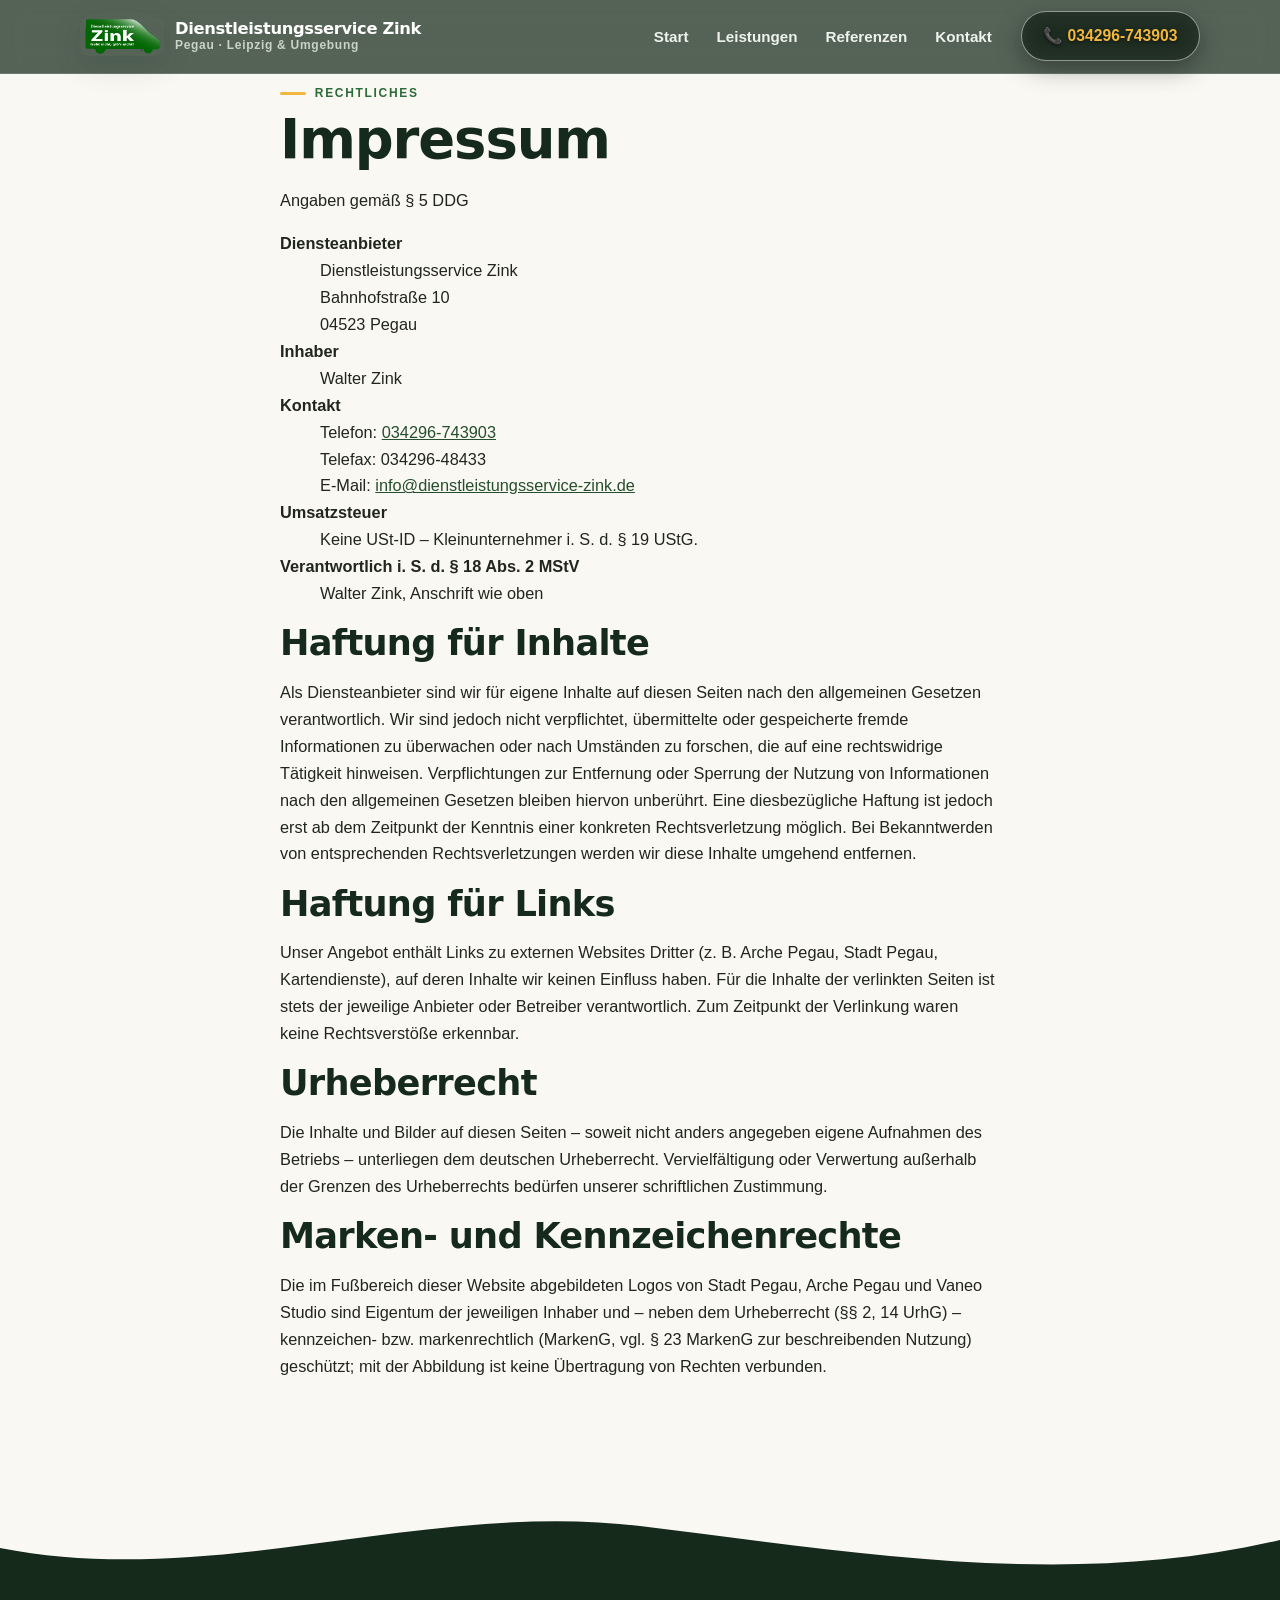
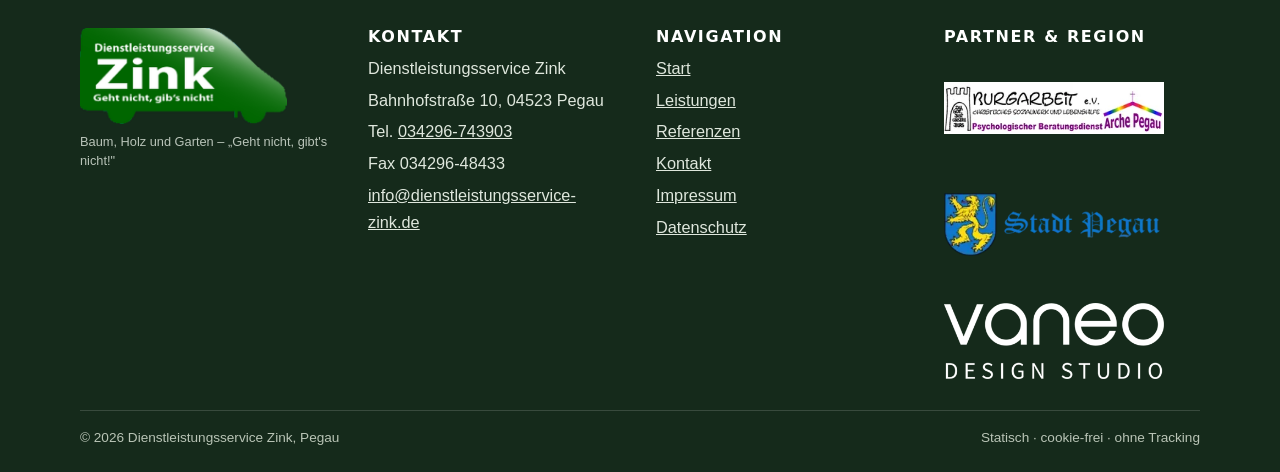
<file: impressum.html>
<!DOCTYPE html>
<html lang="de">
<head>
<meta charset="utf-8">
<meta name="viewport" content="width=device-width, initial-scale=1">
<title>Impressum – Dienstleistungsservice Zink Pegau</title>
<meta name="description" content="Impressum von Dienstleistungsservice Zink, Bahnhofstraße 10, 04523 Pegau. Angaben gemäß § 5 DDG.">
<link rel="canonical" href="https://www.dienstleistungsservice-zink.de/impressum.html">
<meta name="robots" content="index, follow">
<meta property="og:type" content="website">
<meta property="og:locale" content="de_DE">
<meta name="twitter:card" content="summary_large_image">
<meta property="og:title" content="Impressum – Dienstleistungsservice Zink Pegau">
<meta property="og:description" content="Impressum von Dienstleistungsservice Zink, Bahnhofstraße 10, 04523 Pegau. Angaben gemäß § 5 DDG.">
<meta property="og:url" content="https://www.dienstleistungsservice-zink.de/impressum.html">
<meta property="og:image" content="https://www.dienstleistungsservice-zink.de/assets/img/hero-hubsteiger-herbst.webp">
<meta property="og:image:width" content="1600">
<meta property="og:image:height" content="1200">
<meta property="og:image:alt" content="Baumpflege mit Hubsteiger in Pegau – Dienstleistungsservice Zink im Einsatz">
<meta name="theme-color" content="#152a1b">
<link rel="icon" href="assets/img/favicon.ico">
<link rel="apple-touch-icon" href="assets/img/apple-touch-icon.png">
<link rel="stylesheet" href="assets/css/style.css">
</head>
<body>
<a class="skip-link" href="#inhalt">Zum Inhalt springen</a>
<header class="site-header">
  <div class="wrap header-inner">
    <a class="brand" href="index.html"><img class="brand-logo" src="assets/img/logo-zink.png" alt="Dienstleistungsservice Zink Logo" width="145" height="69"><span class="brand-name">Dienstleistungsservice Zink<small>Pegau · Leipzig &amp; Umgebung</small></span></a>
    <button class="menu-toggle" aria-expanded="false" aria-controls="mainnav" aria-label="Menü öffnen">☰</button>
    <nav class="main-nav" id="mainnav" aria-label="Hauptnavigation">
      <a href="index.html">Start</a><a href="leistungen.html">Leistungen</a>
      <a href="galerie.html">Referenzen</a><a href="kontakt.html">Kontakt</a>
    </nav>
    <a class="btn btn-glass header-cta" href="tel:+4934296743903">📞 034296-743903</a>
  </div>
</header>
<main id="inhalt">
<section><div class="wrap narrow">
  <span class="kicker">Rechtliches</span>
  <h1>Impressum</h1>
  <p>Angaben gemäß § 5 DDG</p>
  <dl>
    <dt><strong>Diensteanbieter</strong></dt>
    <dd>Dienstleistungsservice Zink<br>Bahnhofstraße 10<br>04523 Pegau</dd>
    <dt><strong>Inhaber</strong></dt>
    <dd>Walter Zink</dd>
    <dt><strong>Kontakt</strong></dt>
    <dd>Telefon: <a href="tel:+4934296743903">034296-743903</a><br>
    Telefax: 034296-48433<br>
    E-Mail: <a href="mailto:info@dienstleistungsservice-zink.de">info@dienstleistungsservice-zink.de</a></dd>
    <dt><strong>Umsatzsteuer</strong></dt>
    <dd>Keine USt-ID – Kleinunternehmer i. S. d. § 19 UStG.</dd>
    <dt><strong>Verantwortlich i. S. d. § 18 Abs. 2 MStV</strong></dt>
    <dd>Walter Zink, Anschrift wie oben</dd>
  </dl>
  <h2>Haftung für Inhalte</h2>
  <p>Als Diensteanbieter sind wir für eigene Inhalte auf diesen Seiten nach den allgemeinen Gesetzen verantwortlich. Wir sind jedoch nicht verpflichtet, übermittelte oder gespeicherte fremde Informationen zu überwachen oder nach Umständen zu forschen, die auf eine rechtswidrige Tätigkeit hinweisen. Verpflichtungen zur Entfernung oder Sperrung der Nutzung von Informationen nach den allgemeinen Gesetzen bleiben hiervon unberührt. Eine diesbezügliche Haftung ist jedoch erst ab dem Zeitpunkt der Kenntnis einer konkreten Rechtsverletzung möglich. Bei Bekanntwerden von entsprechenden Rechtsverletzungen werden wir diese Inhalte umgehend entfernen.</p>
  <h2>Haftung für Links</h2>
  <p>Unser Angebot enthält Links zu externen Websites Dritter (z.&nbsp;B. Arche Pegau, Stadt Pegau, Kartendienste), auf deren Inhalte wir keinen Einfluss haben. Für die Inhalte der verlinkten Seiten ist stets der jeweilige Anbieter oder Betreiber verantwortlich. Zum Zeitpunkt der Verlinkung waren keine Rechtsverstöße erkennbar.</p>
  <h2>Urheberrecht</h2>
  <p>Die Inhalte und Bilder auf diesen Seiten – soweit nicht anders angegeben eigene Aufnahmen des Betriebs – unterliegen dem deutschen Urheberrecht. Vervielfältigung oder Verwertung außerhalb der Grenzen des Urheberrechts bedürfen unserer schriftlichen Zustimmung.</p>
  <h2>Marken- und Kennzeichenrechte</h2>
  <p>Die im Fußbereich dieser Website abgebildeten Logos von Stadt Pegau, Arche Pegau und Vaneo Studio sind Eigentum der jeweiligen Inhaber und – neben dem Urheberrecht (§§ 2, 14 UrhG) – kennzeichen- bzw. markenrechtlich (MarkenG, vgl. § 23 MarkenG zur beschreibenden Nutzung) geschützt; mit der Abbildung ist keine Übertragung von Rechten verbunden.</p>
</div></section>
</main>
<div class="footer-wave" aria-hidden="true"><svg viewBox="0 0 1440 84" preserveAspectRatio="none" focusable="false"><path d="M0,48 C240,90 480,0 720,26 C960,52 1200,90 1440,40 L1440,84 L0,84 Z" fill="#152a1b"></path></svg></div>
<footer>
  <div class="wrap footer-grid">
    <div class="footer-brand"><img src="assets/img/logo-zink-large.png" alt="Dienstleistungsservice Zink Logo" loading="lazy" class="footer-logo"><span class="brand-note">Baum, Holz und Garten – „Geht nicht, gibt's nicht!"</span></div>
    <div><h3>Kontakt</h3><ul><li>Dienstleistungsservice Zink</li><li>Bahnhofstraße 10, 04523 Pegau</li><li>Tel. <a href="tel:+4934296743903">034296-743903</a></li><li>Fax 034296-48433</li><li><a href="mailto:info@dienstleistungsservice-zink.de">info@dienstleistungsservice-zink.de</a></li></ul></div>
    <div><h3>Navigation</h3><ul><li><a href="index.html">Start</a></li><li><a href="leistungen.html">Leistungen</a></li><li><a href="galerie.html">Referenzen</a></li><li><a href="kontakt.html">Kontakt</a></li><li><a href="impressum.html">Impressum</a></li><li><a href="datenschutz.html">Datenschutz</a></li></ul></div>
    <div><h3>Partner &amp; Region</h3><ul class="partner-list"><li><a href="https://www.arche-pegau.de/" target="_blank" rel="noopener" title="Arche Pegau – Begegnungsstätte"><img src="assets/img/partner-arche.webp" alt="Arche Pegau" loading="lazy" class="footer-logo"></a></li><li><a href="https://www.pegau.de/" target="_blank" rel="noopener" title="Stadt Pegau"><img src="assets/img/partner-pegau.webp" alt="Stadt Pegau" loading="lazy" class="footer-logo"></a></li><li><a href="https://vaneo-studio.de/" target="_blank" rel="noopener" title="Vaneo Studio – Holzobjekte aus Leipzig"><img src="assets/img/partner-vaneo.webp" alt="Vaneo Studio Leipzig – Holzgestaltung" loading="lazy" class="footer-logo"></a></li></ul></div>
  </div>
  <div class="wrap footer-bottom"><span>© 2026 Dienstleistungsservice Zink, Pegau</span><span>Statisch · cookie-frei · ohne Tracking</span></div>
</footer>
<a class="mobile-call" href="tel:+4934296743903">📞 Jetzt anrufen</a>
<script src="assets/js/main.js" defer></script>
</body>
</html>
</file>
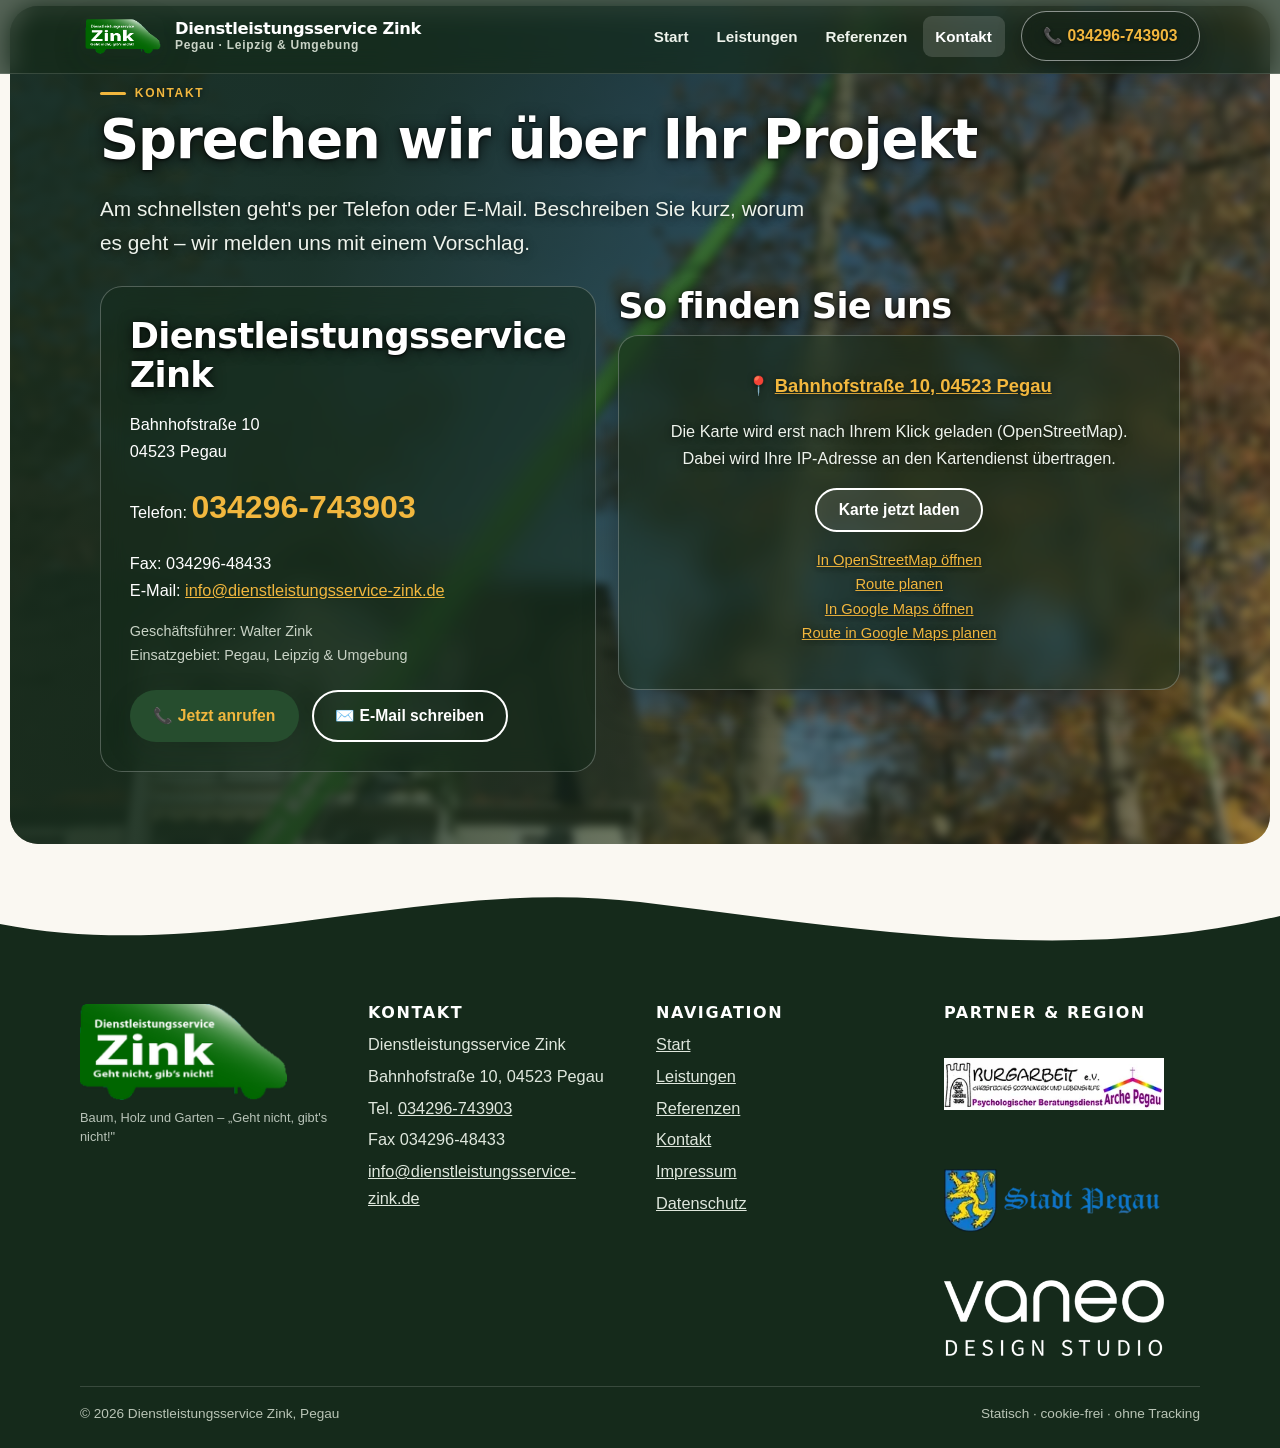
<file: kontakt.html>
<!DOCTYPE html>
<html lang="de">
<head>
<meta charset="utf-8">
<meta name="viewport" content="width=device-width, initial-scale=1">
<title>Kontakt – Dienstleistungsservice Zink Pegau</title>
<meta name="description" content="Kontakt: Dienstleistungsservice Zink, Bahnhofstraße 10, 04523 Pegau – Tel. 034296-743903, info@dienstleistungsservice-zink.de. Rufen Sie uns gerne an!">
<link rel="canonical" href="https://www.dienstleistungsservice-zink.de/kontakt.html">
<meta property="og:type" content="website">
<meta property="og:locale" content="de_DE">
<meta name="twitter:card" content="summary_large_image">
<meta property="og:title" content="Kontakt – Dienstleistungsservice Zink Pegau">
<meta property="og:description" content="Dienstleistungsservice Zink, Bahnhofstraße 10, 04523 Pegau: Tel. 034296-743903, info@dienstleistungsservice-zink.de – Baumschnitt, Baumpflege & Holzgestaltung.">
<meta property="og:url" content="https://www.dienstleistungsservice-zink.de/kontakt.html">
<meta property="og:image" content="https://www.dienstleistungsservice-zink.de/assets/img/baumpflege-hubsteiger-02.webp">
<meta property="og:image:width" content="1200">
<meta property="og:image:height" content="1600">
<meta property="og:image:alt" content="Baumpfleger im Hubsteigerkorb an voller Herbstkrone während des Kronenschnitts in Pegau">
<link rel="icon" href="assets/img/favicon.ico">
<link rel="apple-touch-icon" href="assets/img/apple-touch-icon.png">
<link rel="stylesheet" href="assets/css/style.css">
<script type="application/ld+json">
{"@context":"https://schema.org","@type":"HomeAndConstructionBusiness",
"name":"Dienstleistungsservice Zink","slogan":"Geht nicht, gibt's nicht!",
"address":{"@type":"PostalAddress","streetAddress":"Bahnhofstraße 10","postalCode":"04523","addressLocality":"Pegau","addressCountry":"DE"},
"telephone":"+4934296743903","email":"info@dienstleistungsservice-zink.de",
"url":"https://www.dienstleistungsservice-zink.de/","founder":{"@type":"Person","name":"Walter Zink"},
"geo":{"@type":"GeoCoordinates","latitude":51.166,"longitude":12.246},
"areaServed":["Pegau","Leipzig","Leipziger Land"],"priceRange":"€€"}
</script>
<meta name="theme-color" content="#152a1b">
</head>
<body>
<a class="skip-link" href="#inhalt">Zum Inhalt springen</a>
<header class="site-header">
  <div class="wrap header-inner">
    <a class="brand" href="index.html"><img class="brand-logo" src="assets/img/logo-zink.png" alt="Dienstleistungsservice Zink Logo" width="145" height="69"><span class="brand-name">Dienstleistungsservice Zink<small>Pegau · Leipzig &amp; Umgebung</small></span></a>
    <button class="menu-toggle" aria-expanded="false" aria-controls="mainnav" aria-label="Menü öffnen">☰</button>
    <nav class="main-nav" id="mainnav" aria-label="Hauptnavigation">
      <a href="index.html">Start</a><a href="leistungen.html">Leistungen</a>
      <a href="galerie.html">Referenzen</a><a href="kontakt.html" aria-current="page">Kontakt</a>
    </nav>
    <a class="btn btn-glass header-cta" href="tel:+4934296743903">📞 034296-743903</a>
  </div>
</header>
<main id="inhalt">
<section class="photo-band"><div class="band-bg" aria-hidden="true"><img src="assets/img/baumpflege-hubsteiger-02.webp" alt="" loading="lazy" width="1200" height="1600"></div><div class="wrap">
  <span class="kicker">Kontakt</span>
  <h1>Sprechen wir über Ihr Projekt</h1>
  <p class="lead">Am schnellsten geht's per Telefon oder E-Mail. Beschreiben Sie kurz, worum es geht – wir melden uns mit einem Vorschlag.</p>
  <div class="contact-grid mt-2">
    <div class="contact-card" id="angebot" tabindex="-1">
      <h2>Dienstleistungsservice Zink</h2>
      <p>Bahnhofstraße 10<br>04523 Pegau</p>
      <p>Telefon: <a class="big-tel" href="tel:+4934296743903">034296-743903</a></p>
      <p>Fax: 034296-48433<br>E-Mail: <a href="mailto:info@dienstleistungsservice-zink.de">info@dienstleistungsservice-zink.de</a></p>
      <p class="sub">Geschäftsführer: Walter Zink<br>Einsatzgebiet: Pegau, Leipzig &amp; Umgebung</p>
      <div class="stack-cta">
        <a class="btn btn-call" href="tel:+4934296743903">📞 Jetzt anrufen</a>
        <a class="btn btn-ghost" href="mailto:info@dienstleistungsservice-zink.de?subject=Anfrage%20%C3%BCber%20die%20Website">✉️ E-Mail schreiben</a>
      </div>
      <!-- Optional: Formular-Dienst statt PHP/CF7. Schwelle niedrig halten (DSGVO-Auftragsverarbeitung prüfen!),
           Zieladresse einsetzen und Block einkommentieren:
      <form action="https://formsubmit.co/info@dienstleistungsservice-zink.de" method="POST">
        <input type="hidden" name="_subject" value="Anfrage über die Website">
        <input type="hidden" name="_template" value="table">
        <label>Name*<br><input type="text" name="name" required></label><br>
        <label>Telefon/E-Mail*<br><input type="text" name="kontakt" required></label><br>
        <label>Ihr Anliegen*<br><textarea name="message" rows="5" required></textarea></label><br>
        <button class="btn btn-call" type="submit">Nachricht senden</button>
      </form>
      -->
    </div>
    <div>
      <h2>So finden Sie uns</h2>
      <div class="map-facade" id="map-host">
        <p class="map-address">📍 <a href="https://maps.app.goo.gl/SLYVxK5FwXXPCiA19" rel="noopener"><strong>Bahnhofstraße 10, 04523 Pegau</strong></a></p>
        <p>Die Karte wird erst nach Ihrem Klick geladen (OpenStreetMap). Dabei wird Ihre IP-Adresse an den Kartendienst übertragen.</p>
        <button class="btn btn-ghost" data-map-load type="button">Karte jetzt laden</button>
        <p class="map-links">
          <a href="https://www.openstreetmap.org/?mlat=51.166&amp;mlon=12.246#map=16/51.166/12.246" rel="noopener">In OpenStreetMap öffnen</a><br>
          <a href="https://www.openstreetmap.org/directions?to=51.166%2C12.246" rel="noopener">Route planen</a><br>
          <a href="https://maps.app.goo.gl/SLYVxK5FwXXPCiA19" rel="noopener">In Google Maps öffnen</a><br>
          <a href="https://www.google.com/maps/dir/?api=1&amp;destination=Bahnhofstra%C3%9Fe+10+04523+Pegau" rel="noopener">Route in Google Maps planen</a>
        </p>
      </div>
    </div>
  </div>
</div></section>
</main>
<div class="footer-wave" aria-hidden="true"><svg viewBox="0 0 1440 84" preserveAspectRatio="none" focusable="false"><path d="M0,48 C240,90 480,0 720,26 C960,52 1200,90 1440,40 L1440,84 L0,84 Z" fill="#152a1b"></path></svg></div>
<footer>
  <div class="wrap footer-grid">
    <div class="footer-brand"><img src="assets/img/logo-zink-large.png" alt="Dienstleistungsservice Zink Logo" loading="lazy" class="footer-logo"><span class="brand-note">Baum, Holz und Garten – „Geht nicht, gibt's nicht!"</span></div>
    <div><h3>Kontakt</h3><ul><li>Dienstleistungsservice Zink</li><li>Bahnhofstraße 10, 04523 Pegau</li><li>Tel. <a href="tel:+4934296743903">034296-743903</a></li><li>Fax 034296-48433</li><li><a href="mailto:info@dienstleistungsservice-zink.de">info@dienstleistungsservice-zink.de</a></li></ul></div>
    <div><h3>Navigation</h3><ul><li><a href="index.html">Start</a></li><li><a href="leistungen.html">Leistungen</a></li><li><a href="galerie.html">Referenzen</a></li><li><a href="kontakt.html">Kontakt</a></li><li><a href="impressum.html">Impressum</a></li><li><a href="datenschutz.html">Datenschutz</a></li></ul></div>
    <div><h3>Partner &amp; Region</h3><ul class="partner-list"><li><a href="https://www.arche-pegau.de/" target="_blank" rel="noopener" title="Arche Pegau – Begegnungsstätte"><img src="assets/img/partner-arche.webp" alt="Arche Pegau" loading="lazy" class="footer-logo"></a></li><li><a href="https://www.pegau.de/" target="_blank" rel="noopener" title="Stadt Pegau"><img src="assets/img/partner-pegau.webp" alt="Stadt Pegau" loading="lazy" class="footer-logo"></a></li><li><a href="https://vaneo-studio.de/" target="_blank" rel="noopener" title="Vaneo Studio – Holzobjekte aus Leipzig"><img src="assets/img/partner-vaneo.webp" alt="Vaneo Studio Leipzig – Holzgestaltung" loading="lazy" class="footer-logo"></a></li></ul></div>
  </div>
  <div class="wrap footer-bottom"><span>© 2026 Dienstleistungsservice Zink, Pegau</span><span>Statisch · cookie-frei · ohne Tracking</span></div>
</footer>
<a class="mobile-call" href="tel:+4934296743903">📞 Jetzt anrufen</a>
<script src="assets/js/main.js" defer></script>
</body>
</html>
</file>
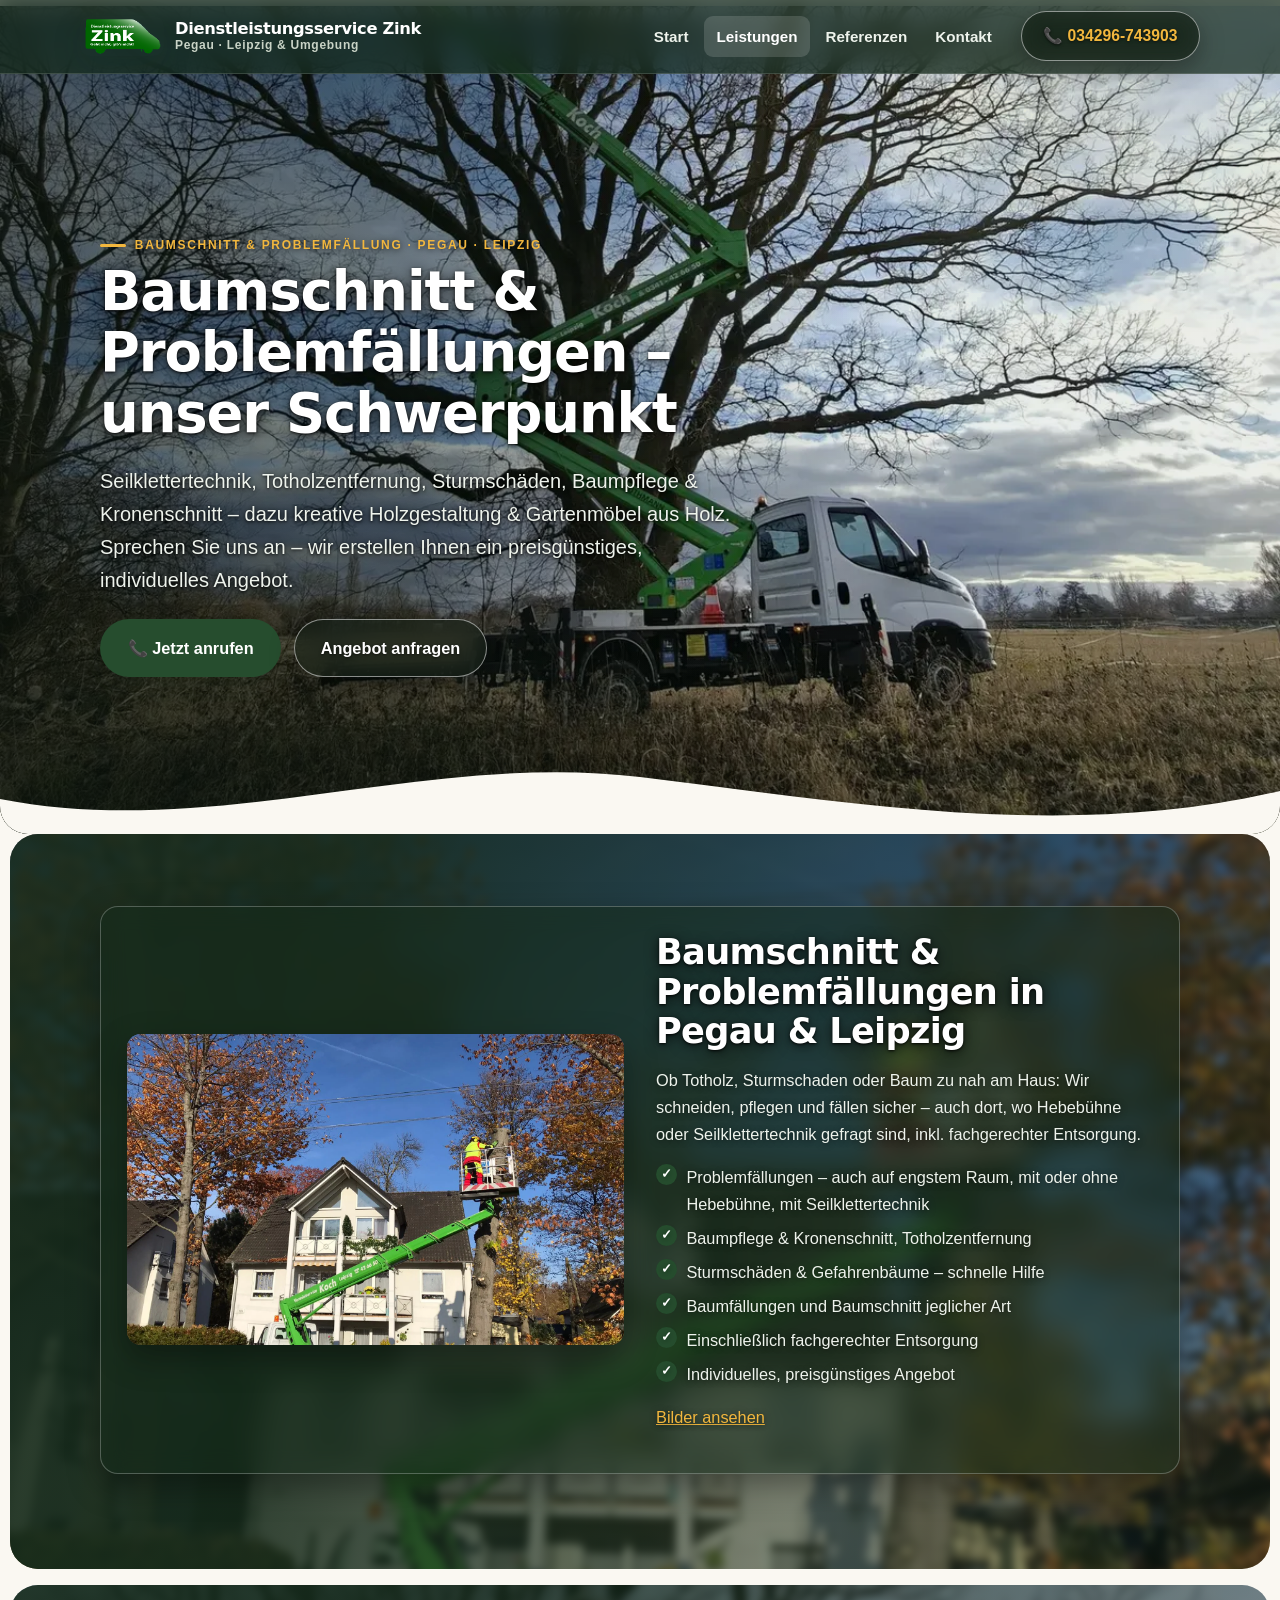
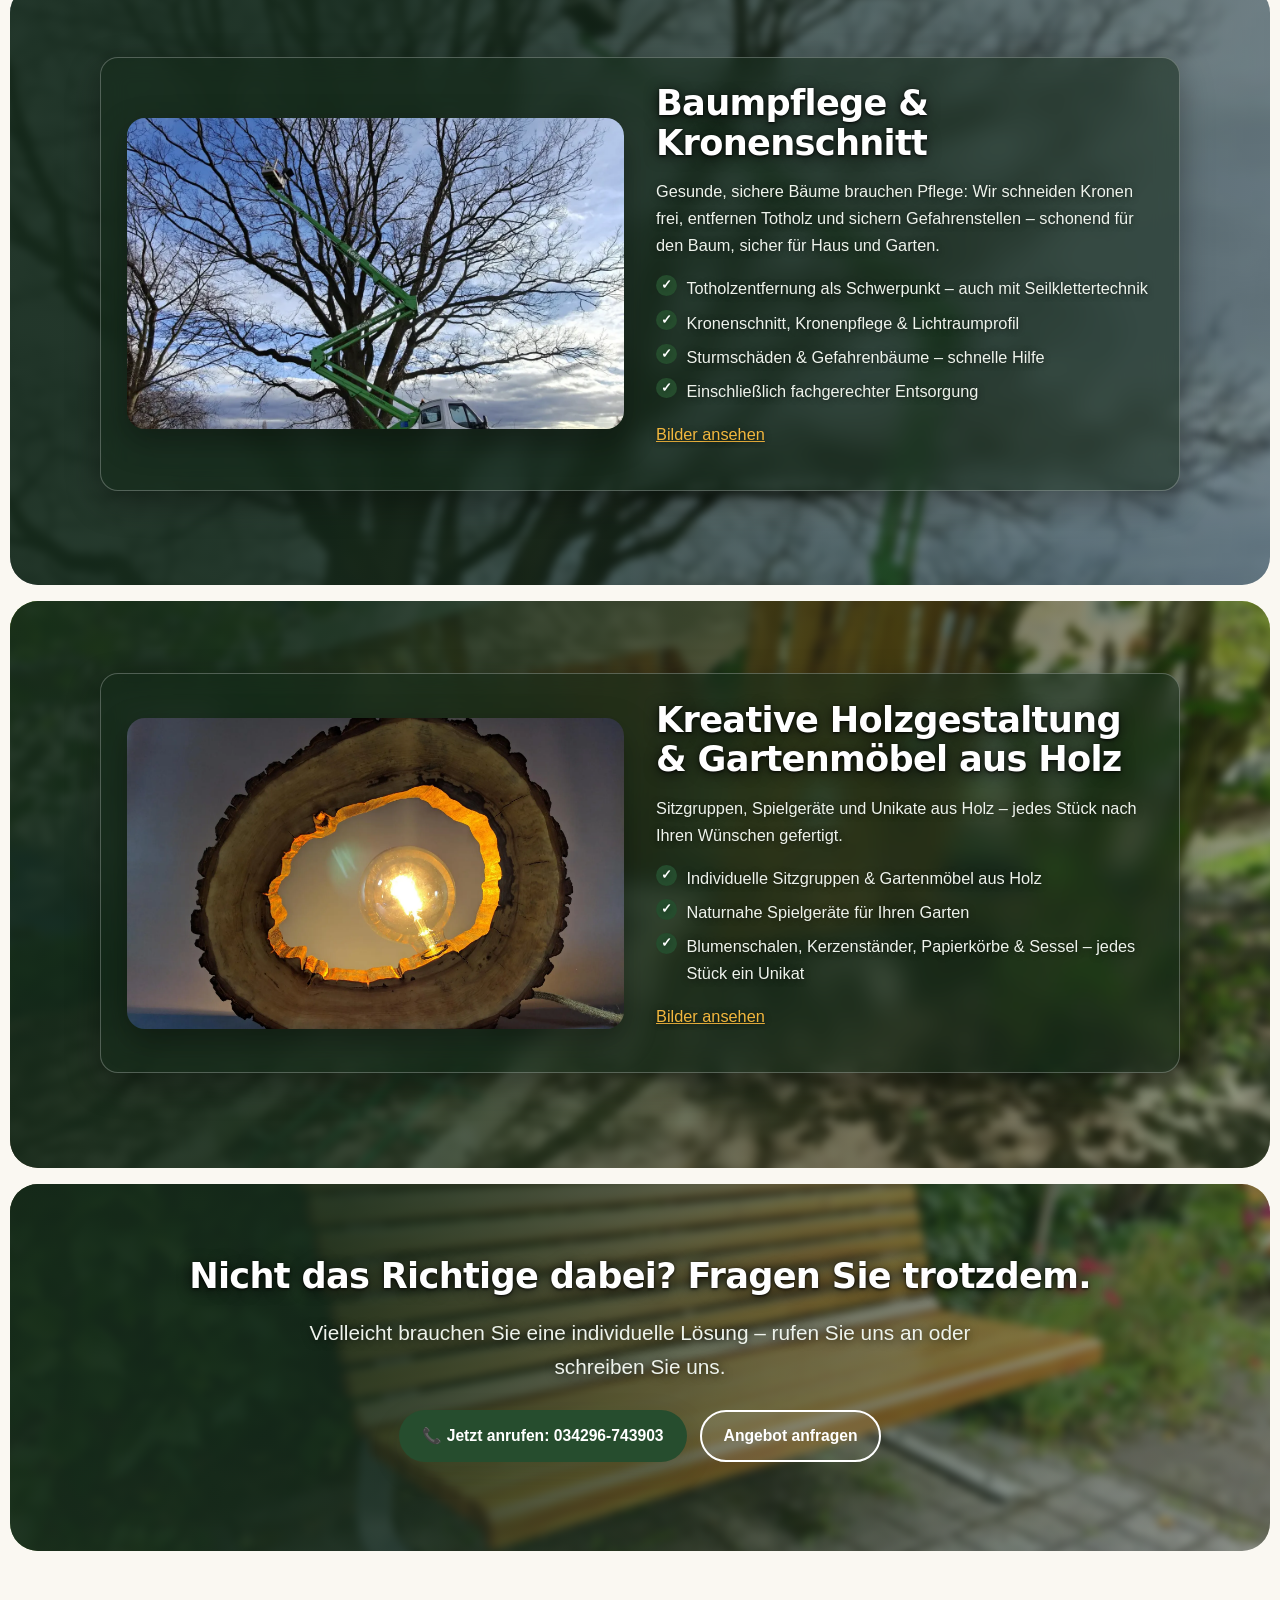
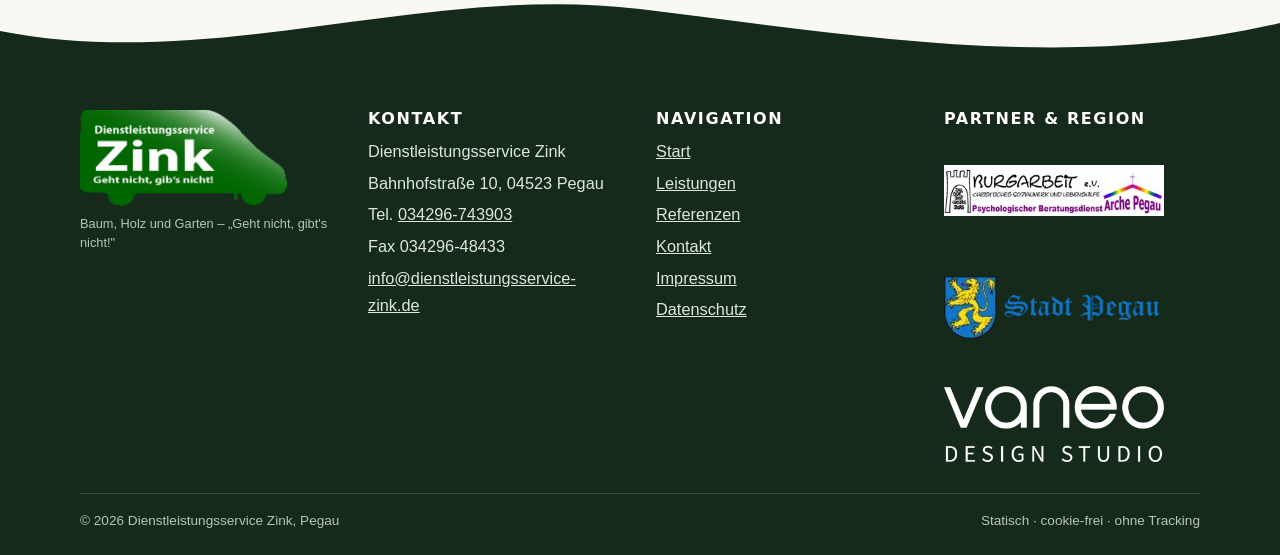
<file: leistungen.html>
<!DOCTYPE html>
<html lang="de">
<head>
<meta charset="utf-8">
<meta name="viewport" content="width=device-width, initial-scale=1">
<title>Leistungen: Baumschnitt & Holzgestaltung | Zink Pegau</title>
<meta name="description" content="Leistungen in Pegau, Leipzig & Umgebung: Problemfällung, Kronenschnitt und Totholzentfernung plus Gartenmöbel aus Holz – Angebot unter Tel. 034296-743903.">
<link rel="canonical" href="https://www.dienstleistungsservice-zink.de/leistungen.html">
<meta property="og:type" content="website">
<meta property="og:locale" content="de_DE">
<meta name="twitter:card" content="summary_large_image">
<meta property="og:title" content="Leistungen: Baumschnitt & Holzgestaltung | Zink Pegau">
<meta property="og:description" content="Problemfällung, Kronenschnitt und Totholzentfernung plus Gartenmöbel aus Holz – Leistungen in Pegau & Leipzig.">
<meta property="og:image" content="https://www.dienstleistungsservice-zink.de/assets/img/problemfaellung-feld-01.webp">
<meta property="og:image:width" content="1200">
<meta property="og:image:height" content="1600">
<meta property="og:image:alt" content="Problemfällung mit Hubsteiger an mächtiger Eiche in Pegau">
<meta property="og:url" content="https://www.dienstleistungsservice-zink.de/leistungen.html">
<meta name="theme-color" content="#152a1b">
<link rel="icon" href="assets/img/favicon.ico">
<link rel="apple-touch-icon" href="assets/img/apple-touch-icon.png">
<link rel="stylesheet" href="assets/css/style.css">
</head>
<body>
<a class="skip-link" href="#inhalt">Zum Inhalt springen</a>
<header class="site-header">
  <div class="wrap header-inner">
    <a class="brand" href="index.html"><img class="brand-logo" src="assets/img/logo-zink.png" alt="Dienstleistungsservice Zink Logo" width="145" height="69"><span class="brand-name">Dienstleistungsservice Zink<small>Pegau · Leipzig &amp; Umgebung</small></span></a>
    <button class="menu-toggle" aria-expanded="false" aria-controls="mainnav" aria-label="Menü öffnen">☰</button>
    <nav class="main-nav" id="mainnav" aria-label="Hauptnavigation">
      <a href="index.html">Start</a><a href="leistungen.html" aria-current="page">Leistungen</a>
      <a href="galerie.html">Referenzen</a><a href="kontakt.html">Kontakt</a>
    </nav>
    <a class="btn btn-glass header-cta" href="tel:+4934296743903">📞 034296-743903</a>
  </div>
</header>
<main id="inhalt">
<div class="hero">
  <div class="hero-bg"><img class="pos-low" src="assets/img/problemfaellung-feld-01.webp" alt="Problemfällung mit Hubsteiger an mächtiger Eiche in Pegau" fetchpriority="high" width="1200" height="1600"></div>
  <div class="hero-inner">
    <span class="kicker">Baumschnitt &amp; Problemfällung · Pegau · Leipzig</span>
    <h1>Baumschnitt &amp; Problemfällungen – unser Schwerpunkt</h1>
    <p>Seilklettertechnik, Totholzentfernung, Sturmschäden, Baumpflege &amp; Kronenschnitt – dazu kreative Holzgestaltung &amp; Gartenmöbel aus Holz. Sprechen Sie uns an – wir erstellen Ihnen ein preisgünstiges, individuelles Angebot.</p>
    <div class="hero-cta"><a class="btn btn-call" href="tel:+4934296743903">📞 Jetzt anrufen</a> <a class="btn btn-glass" href="kontakt.html#angebot">Angebot anfragen</a></div>
  </div>
  <div class="hero-wave" aria-hidden="true"><svg viewBox="0 0 1440 84" preserveAspectRatio="none" focusable="false"><path d="M0,48 C240,90 480,0 720,26 C960,52 1200,90 1440,40 L1440,84 L0,84 Z" fill="#faf8f2"></path></svg></div>
</div>

<section class="photo-band"><div class="band-bg" aria-hidden="true"><img src="assets/img/hero-hubsteiger-herbst.webp" alt="" loading="lazy" width="1600" height="1200"></div><div class="wrap">

<article class="service-row" id="baumschnitt">
  <div class="service-img before-after before-after--animated" role="group" aria-label="Vorher-Nachher: Fortschritt des Kronenschnitts">
    <div class="ba-grid">
      <figure class="ba-item">
        <img class="ba-during" src="assets/img/baumpflege-hubsteiger-02.webp" alt="Baumpfleger im Hubsteigerkorb an voller Herbstkrone während des Kronenschnitts in Pegau" fetchpriority="high" width="1200" height="1600">
      </figure>
      <figure class="ba-item">
        <img class="ba-after" src="assets/img/hero-hubsteiger-herbst.webp" alt="Gleicher Baum nach dem Kronenschnitt – entasteter Stamm mit Hubsteiger in Pegau" loading="lazy" width="1600" height="1200">
      </figure>
    </div>
  </div>
  <div><h2>Baumschnitt &amp; Problemfällungen in Pegau &amp; Leipzig</h2>
  <p>Ob Totholz, Sturmschaden oder Baum zu nah am Haus: Wir schneiden, pflegen und fällen sicher – auch dort, wo Hebebühne oder Seilklettertechnik gefragt sind, inkl. fachgerechter Entsorgung.</p>
  <ul class="checklist">
    <li>Problemfällungen – auch auf engstem Raum, mit oder ohne Hebebühne, mit Seilklettertechnik</li>
    <li>Baumpflege &amp; Kronenschnitt, Totholzentfernung</li>
    <li>Sturmschäden &amp; Gefahrenbäume – schnelle Hilfe</li>
    <li>Baumfällungen und Baumschnitt jeglicher Art</li>
    <li>Einschließlich fachgerechter Entsorgung</li>
    <li>Individuelles, preisgünstiges Angebot</li>
  </ul>
  <p><a class="more" href="galerie.html#baumschnitt">Bilder ansehen</a></p></div>
</article>

</div></section>

<section class="photo-band"><div class="band-bg" aria-hidden="true"><img src="assets/img/eiche-feld-02.webp" alt="" loading="lazy" width="1200" height="1600"></div><div class="wrap">

<article class="service-row" id="baumpflege">
  <div class="service-img"><img src="assets/img/problemfaellung-feld-01.webp" alt="Problemfällung mit Hubsteiger an Eiche in Pegau" loading="lazy" width="1200" height="1600"></div>
  <div><h2>Baumpflege &amp; Kronenschnitt</h2>
  <p>Gesunde, sichere Bäume brauchen Pflege: Wir schneiden Kronen frei, entfernen Totholz und sichern Gefahrenstellen – schonend für den Baum, sicher für Haus und Garten.</p>
  <ul class="checklist">
    <li>Totholzentfernung als Schwerpunkt – auch mit Seilklettertechnik</li>
    <li>Kronenschnitt, Kronenpflege &amp; Lichtraumprofil</li>
    <li>Sturmschäden &amp; Gefahrenbäume – schnelle Hilfe</li>
    <li>Einschließlich fachgerechter Entsorgung</li>
  </ul>
  <p><a class="more" href="galerie.html#baumschnitt">Bilder ansehen</a></p></div>
</article>

</div></section>

<section class="photo-band"><div class="band-bg" aria-hidden="true"><img src="assets/img/spielplatz-spielturm-01.webp" alt="" loading="lazy" width="1600" height="1200"></div><div class="wrap">

<article class="service-row" id="holzgestaltung">
  <div class="service-img"><img src="assets/img/holz-leuchte-01.webp" alt="Baumscheiben-Leuchte aus Holz in Pegau" loading="lazy" width="1920" height="1440"></div>
  <div><h2>Kreative Holzgestaltung &amp; Gartenmöbel aus Holz</h2>
  <p>Sitzgruppen, Spielgeräte und Unikate aus Holz – jedes Stück nach Ihren Wünschen gefertigt.</p>
  <ul class="checklist">
    <li>Individuelle Sitzgruppen &amp; Gartenmöbel aus Holz</li>
    <li>Naturnahe Spielgeräte für Ihren Garten</li>
    <li>Blumenschalen, Kerzenständer, Papierkörbe &amp; Sessel – jedes Stück ein Unikat</li>
  </ul>
  <p><a class="more" href="galerie.html#holzgestaltung">Bilder ansehen</a></p></div>
</article>

</div></section>

<section class="photo-band"><div class="band-bg" aria-hidden="true"><img src="assets/img/sitzgruppe-parkbank-01.webp" alt="" loading="lazy" width="1600" height="1200"></div><div class="wrap text-center">
  <h2>Nicht das Richtige dabei? Fragen Sie trotzdem.</h2>
  <p class="lead mx-auto">Vielleicht brauchen Sie eine individuelle Lösung – rufen Sie uns an oder schreiben Sie uns.</p>
  <p class="mt-2 stack-cta justify-center"><a class="btn btn-call" href="tel:+4934296743903">📞 Jetzt anrufen: 034296-743903</a>
  <a class="btn btn-ghost" href="kontakt.html#angebot">Angebot anfragen</a></p>
</div></section>
</main>
<div class="footer-wave" aria-hidden="true"><svg viewBox="0 0 1440 84" preserveAspectRatio="none" focusable="false"><path d="M0,48 C240,90 480,0 720,26 C960,52 1200,90 1440,40 L1440,84 L0,84 Z" fill="#152a1b"></path></svg></div>
<footer>
  <div class="wrap footer-grid">
    <div class="footer-brand"><img src="assets/img/logo-zink-large.png" alt="Dienstleistungsservice Zink Logo" loading="lazy" class="footer-logo"><span class="brand-note">Baum, Holz und Garten – „Geht nicht, gibt's nicht!"</span></div>
    <div><h3>Kontakt</h3><ul><li>Dienstleistungsservice Zink</li><li>Bahnhofstraße 10, 04523 Pegau</li><li>Tel. <a href="tel:+4934296743903">034296-743903</a></li><li>Fax 034296-48433</li><li><a href="mailto:info@dienstleistungsservice-zink.de">info@dienstleistungsservice-zink.de</a></li></ul></div>
    <div><h3>Navigation</h3><ul><li><a href="index.html">Start</a></li><li><a href="leistungen.html">Leistungen</a></li><li><a href="galerie.html">Referenzen</a></li><li><a href="kontakt.html">Kontakt</a></li><li><a href="impressum.html">Impressum</a></li><li><a href="datenschutz.html">Datenschutz</a></li></ul></div>
    <div><h3>Partner &amp; Region</h3><ul class="partner-list"><li><a href="https://www.arche-pegau.de/" target="_blank" rel="noopener" title="Arche Pegau – Begegnungsstätte"><img src="assets/img/partner-arche.webp" alt="Arche Pegau" loading="lazy" class="footer-logo"></a></li><li><a href="https://www.pegau.de/" target="_blank" rel="noopener" title="Stadt Pegau"><img src="assets/img/partner-pegau.webp" alt="Stadt Pegau" loading="lazy" class="footer-logo"></a></li><li><a href="https://vaneo-studio.de/" target="_blank" rel="noopener" title="Vaneo Studio – Holzobjekte aus Leipzig"><img src="assets/img/partner-vaneo.webp" alt="Vaneo Studio Leipzig – Holzgestaltung" loading="lazy" class="footer-logo"></a></li></ul></div>
  </div>
  <div class="wrap footer-bottom"><span>© 2026 Dienstleistungsservice Zink, Pegau</span><span>Statisch · cookie-frei · ohne Tracking</span></div>
</footer>
<a class="mobile-call" href="tel:+4934296743903">📞 Jetzt anrufen</a>
<script src="assets/js/main.js" defer></script>
</body>
</html>
</file>
<file: assets/css/style.css>
/* Dienstleistungsservice Zink – modern, DSGVO-clean, no external requests.
   Natur-Thema: Tiefgrün + Rindenbraun + warmer Stein. Nur Systemschriften.
   Foto-lastiger Glass-Look: Glas-Header, Glas-Buttons, Foto-Cards mit Overlay,
   Masonry-Galerie, organische Wave-Divider. */
:root{
  --green-950:#152a1b; --green-900:#264d2e; --green-700:#2c6b3a; --green-100:#dfe9e0;
  --bark:#6b4f35; --bark-dark:#4c3823;
  --stone-50:#faf8f2; --stone-100:#f3efe6; --stone-200:#e3dcc9; --stone-600:#5d574b;
  --ink:#20261e; --amber:#f2b73e; --amber-dark:#7a5107;
  --radius:20px; --radius-lg:22px;
  --radius-sm:14px; --radius-md:18px; --radius-band:28px;
  /* Glas-Token (Boxen/Captions): --glass-bg/.brd/.blur. Chrome bleibt bewusst
     dunkler, eigene Werte – nur Doku, keine Farbänderung: Header rgba(21,42,27,.72),
     btn-glass rgba(20,32,23,.55/.7), Badges rgba(20,32,23,.72),
     Band-Verlauf rgba(21,42,27,.9/.55/.3), Mobil-Nav rgba(21,42,27,.96). */
  --glass-bg:rgba(21,42,27,.55);
  --glass-brd:1px solid rgba(255,255,255,.25);
  --glass-blur:12px;
  --shadow:0 10px 30px rgba(21,42,27,.14);
  --shadow-lg:0 24px 60px rgba(21,42,27,.28);
  --shadow-band:0 12px 32px rgba(0,0,0,.35);
  --card-h:460px; --card-h-leistungen:620px;
  --card-h-mobil:380px; --card-h-leistungen-mobil:420px;
  --photo-body-h:190px;
  --hero-h:92vh; --hero-h-mobil:88vh;
  --font:-apple-system,BlinkMacSystemFont,"Segoe UI",Roboto,"Helvetica Neue",Arial,sans-serif;
  --font-display:system-ui,-apple-system,"Segoe UI",Roboto,Inter,sans-serif;
  --max:1120px; --header-h:68px;
}
*{box-sizing:border-box}
html{scroll-behavior:smooth}
body{margin:0;font-family:var(--font);color:var(--ink);background:var(--stone-50);
  line-height:1.65;font-size:1.02rem;-webkit-font-smoothing:antialiased}
img{max-width:100%;height:auto;display:block;border-radius:10px}
a{color:var(--green-900)}
.wrap{max-width:var(--max);margin:0 auto;padding:0 1.25rem}
.kicker{display:inline-block;text-transform:uppercase;letter-spacing:.14em;font-size:.75rem;
  font-weight:800;color:var(--green-700);margin-bottom:.4rem}
.kicker::before{content:"";display:inline-block;width:26px;height:3px;background:var(--amber);
  border-radius:2px;margin-right:.55rem;vertical-align:middle}
h1,h2,h3{line-height:1.12;letter-spacing:-.02em;color:var(--green-950);margin:0 0 .6rem;
  font-family:var(--font-display)}
h1{font-size:clamp(2rem,5vw,3.4rem);font-weight:800}
h2{font-size:clamp(1.5rem,3.4vw,2.2rem);font-weight:700}
h3{font-size:1.15rem;font-weight:700}
.lead{font-size:clamp(1.05rem,2vw,1.3rem);color:#3d4438;max-width:62ch}
/* ---------- header: sticky dark glass ---------- */
.site-header{position:sticky;top:0;z-index:50;background:rgba(21,42,27,.72);
  backdrop-filter:blur(12px) saturate(1.25);-webkit-backdrop-filter:blur(12px) saturate(1.25);
  border-bottom:1px solid rgba(255,255,255,.14);color:#fff;
  margin-bottom:calc(-1 * var(--header-h))}
.header-inner{display:flex;align-items:center;gap:1rem;padding:.7rem 0}
.brand{display:flex;align-items:center;gap:.7rem;text-decoration:none;color:#fff}
.brand-logo{height:40px;width:auto;border-radius:10px;display:block;background:transparent;box-shadow:var(--shadow)}
.brand-name{font-weight:800;line-height:1.15;font-size:1.02rem;font-family:var(--font-display);letter-spacing:-.02em}
.brand-name small{display:block;font-family:var(--font);font-weight:600;color:#c9d3c6;font-size:.75rem;letter-spacing:.06em}
.main-nav{margin-left:auto;display:flex;gap:.15rem;align-items:center}
.main-nav a{text-decoration:none;color:#eef3ec;font-weight:650;font-size:.95rem;
  padding:.5rem .8rem;border-radius:9px}
.main-nav a:hover,.main-nav a[aria-current="page"]{background:rgba(255,255,255,.14);color:#fff}
.btn{display:inline-flex;align-items:center;gap:.5rem;text-decoration:none;font-weight:800;
  border-radius:999px;padding:.7rem 1.35rem;border:2px solid transparent;cursor:pointer;font-size:.98rem}
.btn-call{background:var(--green-900);color:#fff;box-shadow:var(--shadow);white-space:nowrap}
.btn-call:hover{background:var(--green-950);transform:translateY(-1px)}
.btn-ghost{background:#fff;border-color:var(--green-900);color:var(--green-950)}
.btn-ghost:hover{background:var(--green-100);transform:translateY(-1px)}
/* Glas-Button: deckend genug für AA-Kontrast (weiß auf dunkel + blur) */
.btn-glass{background:rgba(20,32,23,.55);border:1px solid rgba(255,255,255,.5);color:#fff;
  backdrop-filter:blur(12px);-webkit-backdrop-filter:blur(12px);
  box-shadow:0 8px 24px rgba(0,0,0,.35);white-space:nowrap;
  text-shadow:0 1px 3px rgba(0,0,0,.6)}
.btn-glass:hover{background:rgba(20,32,23,.7);border-color:#fff;transform:translateY(-1px);color:#fff}
/* Header-Anrufen: gleiche Farbe wie Akzente (Kicker-Gelb); nur color, Rest (BG/Border/Blur) unverändert */
.btn-glass.header-cta{color:var(--amber)}
.btn-glass.header-cta:hover{color:var(--amber)}
.hero-cta .btn{padding:.85rem 1.6rem;font-size:1.02rem}
.btn:active{transform:translateY(0)}
/* Einheitlicher sichtbarer Fokus (Tastatur, WCAG 2.4.7) */
a:focus-visible,button:focus-visible,[tabindex]:focus-visible{
  outline:3px solid var(--amber);outline-offset:2px;border-radius:6px}
/* Skip-Link für Screenreader/Tastatur */
.skip-link{position:absolute;left:-999px;top:0;background:var(--green-950);color:#fff;
  padding:.7rem 1.2rem;border-radius:0 0 10px 0;z-index:100;font-weight:800;text-decoration:none}
.skip-link:focus{left:0}
/* Utilities statt Inline-Styles */
.narrow{max-width:760px}
.text-center{text-align:center}

.stack-cta{display:flex;gap:.8rem;flex-wrap:wrap;margin-top:1.4rem}
.mt-1{margin-top:1.2rem}.mt-2{margin-top:1.6rem}.mt-3{margin-top:2rem}
.mx-auto{margin-left:auto;margin-right:auto}
.justify-center{justify-content:center}
/* Anker-Ziele: nicht unter dem Sticky-Header verstecken (Mobil-Offset im 900px-Block am Dateiende) */
[id]{scroll-margin-top:calc(var(--header-h) + 16px)}
/* Leistungs-Tags + Checklisten (Klassen wurden benutzt, aber nie definiert) */
.tag{display:inline-block;background:var(--green-100);color:var(--green-950);
  font-weight:800;font-size:.8rem;letter-spacing:.04em;border-radius:999px;
  padding:.3rem .9rem;margin-bottom:.6rem;border:1px solid var(--stone-200)}
.checklist{list-style:none;padding:0;margin:.9rem 0;display:grid;gap:.45rem}
.checklist li{position:relative;padding-left:1.9rem;color:#33392f}
.checklist li::before{content:"✓";position:absolute;left:0;top:0;width:1.3rem;height:1.3rem;
  border-radius:50%;background:var(--green-900);color:#fff;font-size:.8rem;font-weight:900;
  display:grid;place-items:center;line-height:1}
.menu-toggle{display:none;margin-left:auto;background:rgba(255,255,255,.1);border:var(--glass-brd);
  border-radius:10px;padding:.55rem .7rem;font-size:1.1rem;cursor:pointer;color:#fff}
/* ---------- hero: Vollbild-Foto + Glas ---------- */
.hero{position:relative;overflow:hidden;background:var(--green-950);color:#fff;border-radius:0 0 var(--radius-band) var(--radius-band);
  min-height:var(--hero-h);display:flex;align-items:center;padding-top:var(--header-h)}
.hero-bg{position:absolute;inset:0}
.hero-bg img{width:100%;height:100%;object-fit:cover;border-radius:0;opacity:.92}
.hero-bg img.pos-low{object-position:50% 78%}
/* Overlay nur links/unten für Textlesbarkeit – rechtes Drittel (Baum) fast unabgedunkelt */
.hero-bg::after{content:"";position:absolute;inset:0;
  background:
    radial-gradient(60rem 30rem at 85% 10%,rgba(242,183,62,.12),transparent 60%),
    linear-gradient(90deg,rgba(10,20,13,.62) 0%,rgba(10,20,13,.45) 32%,rgba(10,20,13,.12) 55%,transparent 68%),
    linear-gradient(to top,rgba(10,20,13,.5),transparent 26%)}
.hero-inner{position:relative;padding:clamp(3.5rem,9vw,6.5rem) 0;max-width:var(--max);margin:0 auto;
  padding-left:1.25rem;padding-right:1.25rem;width:100%}
.hero .kicker{color:var(--amber)}
.hero h1{color:#fff;max-width:16ch;text-shadow:0 2px 14px rgba(0,0,0,.75),0 1px 3px rgba(0,0,0,.85)}
.hero p{color:#eef3ec;max-width:58ch;font-size:clamp(1.02rem,2vw,1.25rem);
  text-shadow:0 1px 10px rgba(0,0,0,.7),0 1px 3px rgba(0,0,0,.8)}
.hero .kicker{text-shadow:0 1px 6px rgba(0,0,0,.7)}
.hero-cta{display:flex;gap:.8rem;flex-wrap:wrap;margin-top:1.4rem}
.hero-cta .btn-ghost{background:rgba(255,255,255,.1);border-color:#fff;color:#fff}
.hero-cta .btn-ghost:hover{background:rgba(255,255,255,.22)}
/* Organischer Wave-Divider am Hero-Ende (SVG, Farbe = Seitenhintergrund) */
.hero-wave{position:absolute;left:0;right:0;bottom:-1px;line-height:0;pointer-events:none}
.hero-wave svg{display:block;width:100%;height:clamp(44px,7vw,84px)}
.hero-badges{display:flex;gap:.6rem;flex-wrap:wrap;margin-top:1.6rem;list-style:none;padding:0}
.hero .hero-badges li{background:rgba(20,32,23,.72);border:1px solid rgba(255,255,255,.35);
  border-radius:999px;padding:0;font-size:.85rem;font-weight:600;color:#fff;
  text-shadow:0 1px 3px rgba(0,0,0,.7);
  backdrop-filter:blur(12px);-webkit-backdrop-filter:blur(12px)}
.hero .hero-badges li a{display:inline-block;padding:.35rem .9rem;border-radius:999px;color:inherit;text-decoration:none}
.hero .hero-badges li a:hover{text-decoration:underline;text-underline-offset:3px}
.hero .hero-badges li a:focus-visible{outline:3px solid var(--amber);outline-offset:2px}
/* ---------- sections ---------- */
section{padding:clamp(2.5rem,6vw,4.5rem) 0}
/* Gleiche Höhen: Grid streckt Spalten, Cards füllen als Flex-Spalte (Link unten bündig).
   Gilt für .grid-4 (Warum Zink), .photo-grid (Leistungen) und .gallery-Teaser.
   Masonry (.masonry, display:block + columns) bewusst ausgenommen – Höhen variieren systembedingt. */
.grid{display:grid;gap:1.2rem;align-items:stretch}
.grid-4{grid-template-columns:repeat(4,1fr)}
/* Box-System (grün-glas): Titel #fff, Text #eef3ec, Links amber; Flex-Spalte, Link unten bündig. */
.card{position:relative;background:var(--glass-bg);border:var(--glass-brd);border-radius:var(--radius-md);
  padding:1.4rem;box-shadow:0 2px 10px rgba(21,42,27,.06);transition:transform .25s,box-shadow .25s;
  backdrop-filter:blur(var(--glass-blur));-webkit-backdrop-filter:blur(var(--glass-blur));color:#eef3ec;
  display:flex;flex-direction:column;min-height:100%}
.card:hover{transform:translateY(-4px);box-shadow:var(--shadow)}
.card h3{margin:.5rem 0 .35rem;color:#fff;text-shadow:0 1px 3px rgba(0,0,0,.6)}
.card p{margin:.3rem 0 .8rem;color:#dfe7dd;font-size:.95rem;text-shadow:0 1px 3px rgba(0,0,0,.6);
  flex-grow:1}
/* Ganzer Kartenbereich klickbar (Stretched-Link), Tastaturfokus bleibt sichtbar */
.card-more{display:inline-block;font-weight:750;text-decoration:none;color:var(--amber);
  text-shadow:0 1px 3px rgba(0,0,0,.6);margin-top:auto;padding-top:.8rem;align-self:flex-start}
.card-more:hover{text-decoration:underline;text-underline-offset:3px}
.card-more::after{content:"";position:absolute;inset:0;border-radius:inherit}
/* ---------- Foto-Cards: Bild füllt die Karte, Text als Overlay unten ---------- */
/* Leistungs-Cards: Grid streckt alle 3 Karten auf gleiche Höhe (Foto + Overlay-Box) */
.photo-grid{grid-template-columns:repeat(3,1fr);align-items:stretch}
.photo-card{position:relative;border-radius:var(--radius-lg);overflow:hidden;
  min-height:var(--card-h);display:flex;align-items:flex-end;isolation:isolate;
  border:1px solid rgba(255,255,255,.18);box-shadow:var(--shadow-lg);
  transition:transform .3s ease,box-shadow .3s ease}
.photo-card>img{position:absolute;inset:0;width:100%;height:100%;object-fit:cover;
  border-radius:0;z-index:-2;transition:transform .5s ease;
  filter:blur(1.5px) brightness(.82);transform:scale(1.04)}
.photo-card::after{content:"";position:absolute;inset:0;z-index:-1;
  background:linear-gradient(to top,rgba(15,28,19,.94) 12%,rgba(15,28,19,.6) 52%,rgba(15,28,19,.25) 78%)}
.photo-card:hover{transform:translateY(-6px)}
.photo-card:hover>img{transform:scale(1.08)}
.photo-body{padding:1.5rem;color:#fff;width:100%}
.photo-body h3{color:#fff;font-size:1.35rem;margin:.55rem 0 .4rem;
  text-shadow:0 1px 3px rgba(0,0,0,.7),0 2px 12px rgba(0,0,0,.55)}
.photo-body p{color:#eef3ec;font-size:.95rem;margin:0 0 .9rem;
  text-shadow:0 1px 3px rgba(0,0,0,.65)}
.photo-body .more{color:var(--amber);font-weight:800;text-decoration:none}
.photo-body .more:hover{text-decoration:underline;text-underline-offset:3px}
/* Ganze Foto-Card als Link: per Tab erreichbar, Hover-Lift + Fokus-Ring */
a.photo-card{text-decoration:none;color:inherit;cursor:pointer}
a.photo-card:focus-visible{outline:3px solid var(--amber);outline-offset:3px;border-radius:var(--radius-lg)}
/* Start-Leistungen: Overlay-Box als Flex-Spalte (Link unten bündig). */
#leistungen .photo-grid{gap:1.8rem}
#leistungen .photo-card{min-height:var(--card-h-leistungen);align-items:stretch;display:flex;flex-direction:column;justify-content:flex-end}
#leistungen .photo-card>img{filter:brightness(1.0);transform:none;image-rendering:auto;object-position:top center}
#leistungen .photo-card:hover>img{transform:none}
#leistungen .photo-card::after{background:linear-gradient(to top,rgba(15,28,19,.35) 0%,transparent 30%)}
#leistungen .photo-body{margin:1.2rem;margin-top:auto;align-self:end;width:auto;
  flex:0 0 auto;min-height:var(--photo-body-h);max-height:none;overflow:visible;display:flex;flex-direction:column;
  background:var(--glass-bg);border:var(--glass-brd);
  backdrop-filter:blur(var(--glass-blur));-webkit-backdrop-filter:blur(var(--glass-blur));
  border-radius:var(--radius-md);padding:.9rem;box-shadow:var(--shadow-band);color:#eef3ec}
#leistungen .photo-body h3{font-size:1.1rem}
#leistungen .photo-body p{font-size:.88rem;flex-grow:1;margin-bottom:.4rem}
#leistungen .photo-body .more{margin-top:.25rem;padding-top:.15rem}
/* Foto-Band: Bild + Verlauf-Overlay (::after), Glas-Boxen via Token. */
.photo-band{position:relative;isolation:isolate;color:#fff;overflow:hidden;border-radius:var(--radius-band);margin:0 .6rem}
.photo-band .band-bg{position:absolute;inset:0;z-index:-2}
.photo-band .band-bg img{width:100%;height:100%;object-fit:cover;border-radius:0;
  filter:blur(4px) brightness(.9);transform:scale(1.06)}
.photo-band::after{content:"";position:absolute;inset:0;z-index:-1;
  background:linear-gradient(105deg,rgba(21,42,27,.9) 25%,rgba(21,42,27,.55) 60%,rgba(21,42,27,.3))}
.photo-band h1,.photo-band h2{color:#fff;text-shadow:0 2px 14px rgba(0,0,0,.75),0 1px 3px rgba(0,0,0,.85)}
.photo-band .lead{color:#eef3ec;text-shadow:0 1px 10px rgba(0,0,0,.7)}
.photo-band .kicker{color:var(--amber);text-shadow:0 1px 6px rgba(0,0,0,.7)}
.photo-band .contact-card{background:var(--glass-bg);border:var(--glass-brd);
  backdrop-filter:blur(var(--glass-blur));-webkit-backdrop-filter:blur(var(--glass-blur))}
.photo-band .map-facade{background:var(--glass-bg);border:var(--glass-brd);
  backdrop-filter:blur(var(--glass-blur));-webkit-backdrop-filter:blur(var(--glass-blur));color:#eef3ec;
  box-shadow:var(--shadow-band);padding:1.8rem}
.photo-band .map-facade a{color:var(--amber)}
.photo-band .map-facade a:hover{color:#fff}
.photo-band .map-facade p{text-shadow:0 1px 6px rgba(0,0,0,.6)}
/* Rubrik-Sections: Text-Cards als Glas-Boxen */
.photo-band .service-row{background:var(--glass-bg);border:var(--glass-brd);
  backdrop-filter:blur(var(--glass-blur));-webkit-backdrop-filter:blur(var(--glass-blur));
  box-shadow:var(--shadow-band);color:#eef3ec}
.photo-band .service-row h2{color:#fff}
.photo-band .service-row p{color:#eef3ec;text-shadow:0 1px 6px rgba(0,0,0,.6)}
.photo-band .service-row .more{color:var(--amber)}
.photo-band .checklist li{color:#eef3ec;text-shadow:0 1px 6px rgba(0,0,0,.6)}
.photo-band .tag{background:rgba(255,255,255,.14);border:1px solid rgba(255,255,255,.45);color:#fff}
.photo-band .service-img{box-shadow:var(--shadow-band)}
.photo-band .btn-ghost{background:rgba(255,255,255,.1);border-color:#fff;color:#fff}
.photo-band .btn-ghost:hover{background:rgba(255,255,255,.22)}
.photo-band + .photo-band{margin-top:1rem}
/* ---------- Masonry-Galerie ---------- */
.masonry{display:block;columns:3 300px;column-gap:1.1rem}
.masonry figure{break-inside:avoid;margin:0 0 1.1rem}
.masonry img{height:auto;min-height:180px}
/* service list rows (Höhe folgt dem Inhalt, kein Stretch). */
.service-row{display:grid;grid-template-columns:1fr 1fr;gap:2rem;align-items:center;
  background:var(--glass-bg);border:var(--glass-brd);border-radius:var(--radius-md);padding:1.6rem;
  margin-bottom:1.4rem;box-shadow:0 2px 10px rgba(21,42,27,.05);
  backdrop-filter:blur(var(--glass-blur));-webkit-backdrop-filter:blur(var(--glass-blur));color:#eef3ec}
.service-row h2{color:#fff;text-shadow:0 2px 14px rgba(0,0,0,.75),0 1px 3px rgba(0,0,0,.85)}
.service-row p{color:#eef3ec;text-shadow:0 1px 6px rgba(0,0,0,.6)}
.service-row .more{color:var(--amber)}
.service-row .checklist li{color:#eef3ec;text-shadow:0 1px 6px rgba(0,0,0,.6)}
.service-row .tag{background:rgba(255,255,255,.14);border:1px solid rgba(255,255,255,.45);color:#fff}
.service-row:nth-child(even) .service-img{order:2}
.service-img{overflow:hidden;border-radius:var(--radius-md)}
.service-img img{width:100%;height:100%;aspect-ratio:16/10;object-fit:cover;border-radius:0}
.service-row .before-after--animated{border:none}
/* gallery (.gallery.masonry ist Spalten-Layout, ausgenommen) */
.gallery{display:grid;grid-template-columns:repeat(auto-fill,minmax(280px,1fr));gap:1.1rem;align-items:stretch}
.gallery figure{margin:0;position:relative;overflow:hidden;border-radius:var(--radius-md);cursor:zoom-in;
  border:var(--glass-brd);background:var(--glass-bg)}
.gallery figure:focus-visible{outline:3px solid var(--amber);outline-offset:2px}
.gallery img{border-radius:0;height:260px;width:100%;object-fit:cover;transition:transform .35s}
.gallery figure:hover img{transform:scale(1.05)}
/* Galerie-Captions: einzeilig, zentriert (nowrap + max-content), gleiches Glas wie Boxen */
.gallery figcaption,.masonry figure figcaption{position:absolute;left:50%;transform:translateX(-50%);bottom:12px;
  width:max-content;max-width:calc(100% - 24px);
  white-space:nowrap;overflow:hidden;text-overflow:ellipsis;text-align:center;
  background:var(--glass-bg);border:var(--glass-brd);
  backdrop-filter:blur(var(--glass-blur));-webkit-backdrop-filter:blur(var(--glass-blur));
  padding:.45rem .9rem;font-size:.85rem;font-weight:650;color:#fff;
  border-radius:var(--radius-sm);text-shadow:0 1px 3px rgba(0,0,0,.6)}
/* Galerie-Sprunglinks im Intro (dunkles Band: heller Text + Amber-Links) */
.galerie-sprung{font-size:.95rem;color:#eef3ec;text-shadow:0 1px 6px rgba(0,0,0,.6)}
.galerie-sprung a{color:var(--amber);font-weight:700}
/* ---------- Vorher-Nachher: Baumpflege-Fortschritt, gleicher Einsatz ---------- */
.before-after{margin:0}
.before-after .ba-grid{display:grid;grid-template-columns:1fr 1fr;gap:.8rem}
/* Ba-Rahmen: dunkles Backing (#1a241c, kein Glas) */
.before-after .ba-item{position:relative;margin:0;overflow:hidden;border-radius:var(--radius-sm);
  border:var(--glass-brd);background:#1a241c}
.service-img.before-after .ba-item img,.before-after .ba-item img{width:100%;height:100%;
  aspect-ratio:1/1;object-fit:cover;border-radius:0}
.before-after .ba-during{object-position:50% 18%}
.before-after .ba-after{object-position:68% 28%}
/* Animierter Crossfade (7-s-Zyklus, nur CSS) */
.before-after--animated{position:relative;aspect-ratio:auto;overflow:hidden;
  border-radius:var(--radius-sm);border:1px solid var(--stone-200);background:#1a241c}
.before-after--animated .ba-grid{position:relative;display:grid;grid-template-columns:1fr;margin:0;
  aspect-ratio:16/10;overflow:hidden;border:none;border-radius:0;background:transparent}
.before-after--animated .ba-item{grid-area:1/1;position:static;margin:0;border:none;border-radius:0;background:transparent;overflow:hidden}
.before-after--animated .ba-item img{position:absolute;inset:0;width:100%;height:100%;object-fit:cover;aspect-ratio:auto;border-radius:0}
.before-after--animated .ba-item:last-child img{animation:baFade 7s ease-in-out infinite}
@keyframes baFade{0%,42%{opacity:1}50%,92%{opacity:0}100%{opacity:1}}
/* Crossfade-Kacheln erben den Caption-Look oben – nur Staplung übers Bild nötig */
.gallery .before-after--animated figcaption{z-index:2}
.gallery .before-after--animated .ba-grid{height:100%}
@media (prefers-reduced-motion:reduce){
  .before-after--animated .ba-grid{grid-template-columns:1fr 1fr;aspect-ratio:auto;
    overflow:visible;border:none;background:none}
  .before-after--animated .ba-item{border:var(--glass-brd);border-radius:var(--radius-sm);
    overflow:hidden;background:#1a241c}
  .before-after--animated .ba-item img{position:static;aspect-ratio:1/1}
  .before-after--animated .ba-item:last-child img{animation:none}
  /* Leistungen: gestapelt bleiben, zweites Bild ausblenden */
  .service-row .before-after--animated{aspect-ratio:16/10;overflow:hidden;background:#1a241c}
  .service-row .before-after--animated .ba-grid{position:relative;display:grid;grid-template-columns:1fr;
    aspect-ratio:16/10;overflow:hidden;border:none;border-radius:0;background:transparent}
  .service-row .before-after--animated .ba-item{grid-area:1/1;position:static;margin:0;border:none;border-radius:0;background:transparent;overflow:hidden}
  .service-row .before-after--animated .ba-item img{position:absolute;inset:0;width:100%;height:100%;object-fit:cover;aspect-ratio:auto;border-radius:0}
  .service-row .before-after--animated .ba-item:last-child img{animation:none;opacity:0}
  .reveal{animation:none}
  .photo-card:hover>img,.gallery figure:hover img{transform:none}
  html{scroll-behavior:auto}
  *,*::before,*::after{transition:none !important}
}
dialog#lightbox{border:none;border-radius:var(--radius-lg);padding:0;max-width:min(92vw,1000px);background:#111}
dialog#lightbox::backdrop{background:rgba(0,0,0,.78)}
dialog#lightbox img{border-radius:12px 12px 0 0;max-height:76vh;max-width:100%;width:auto;margin:0 auto}
.lightbox-bar{display:flex;justify-content:space-between;align-items:center;gap:1rem;
  padding:.7rem 1rem;color:#fff;font-size:.9rem}
.lightbox-bar button{background:#fff;border:none;border-radius:999px;padding:.4rem 1rem;
  font-weight:800;cursor:pointer}
/* contact */
.contact-grid{display:grid;grid-template-columns:1fr 1.2fr;gap:1.4rem;align-items:start}
.contact-card{background:var(--green-950);color:#fff;border-radius:var(--radius-lg);padding:1.8rem}
.contact-card h2,.contact-card h3{color:#fff}
.contact-card a{color:var(--amber)}
.contact-card a:hover{color:#fff}
.contact-card .sub{font-size:.9rem;color:#c9d3c6}
.contact-card .btn-ghost{background:transparent;border-color:#fff;color:#fff}
.contact-card .btn-ghost:hover{background:rgba(255,255,255,.15)}
.big-tel{font-size:clamp(1.4rem,3vw,2rem);font-weight:850;color:#fff;text-decoration:none}
.map-facade{border:2px dashed var(--stone-200);border-radius:var(--radius);padding:2rem;
  text-align:center;background:#fff}
.map-address{font-size:1.15rem;margin:.4rem 0 1rem}
.map-frame{width:100%;height:380px;border:0;border-radius:12px}
.map-links{margin-top:1rem;font-size:.92rem}
/* footer full-bleed with wave top (v1.2.1: keine weissen Streifen, Wellenkante wie hero-wave) */
html{background:var(--green-950)}
footer{background:var(--green-950);color:#dfe7dd;margin:0;border-radius:0;margin-bottom:0}
.footer-wave{line-height:0;background:var(--stone-50);margin:2rem 0 -1px;pointer-events:none}
.footer-wave svg{display:block;width:100%;height:clamp(44px,7vw,84px)}
main>section:last-child{margin-bottom:0}
.footer-grid{display:grid;grid-template-columns:repeat(4,1fr);gap:2rem;padding:2.8rem 0 1rem}
footer h3{color:#fff;font-size:1rem;text-transform:uppercase;letter-spacing:.1em}
footer a{color:#dfe7dd}
footer ul{list-style:none;padding:0;margin:0}
footer li{margin:.3rem 0}
.footer-logo{height:96px;width:auto;max-width:100%;display:block;background:transparent;border-radius:6px}
.footer-brand .footer-logo{margin-bottom:.5rem}
.brand-note{display:block;font-size:.8rem;color:#b9c4b9;line-height:1.5}
.partner-list{display:flex;flex-direction:column;gap:.7rem}
.partner-list .footer-logo{width:100%;max-width:220px;object-fit:contain}
.footer-bottom{border-top:1px solid rgba(255,255,255,.15);padding:1rem 0 1.4rem;
  display:flex;justify-content:space-between;gap:1rem;flex-wrap:wrap;font-size:.85rem;color:#b9c4b6}
.footer-bottom a{color:#dfe7dd}
/* sticky mobile call bar */
.mobile-call{display:none}
/* reveal animation (single orchestrated moment) */
@keyframes rise{from{opacity:0;transform:translateY(22px)}to{opacity:1;transform:none}}
.reveal{animation:rise .7s ease both}
.reveal:nth-child(2){animation-delay:.08s}.reveal:nth-child(3){animation-delay:.16s}
.reveal:nth-child(4){animation-delay:.24s}
/* responsive: einziger 900px-Block (Anker + Leistungen + Grids) */
@media(max-width:900px){
  html{scroll-padding-top:132px}
  [id]{scroll-margin-top:calc(var(--header-h) + 64px)}
  .hero-bg img{object-position:left center}
  #leistungen .photo-card{min-height:var(--card-h-leistungen-mobil)}
  #leistungen .photo-body{margin:.9rem;padding:1.2rem;max-height:none;min-height:auto}
  .grid-4{grid-template-columns:repeat(2,1fr)}
  .contact-grid,.service-row,.photo-grid{grid-template-columns:1fr}
  .service-row:nth-child(even) .service-img{order:0}
  .footer-grid{grid-template-columns:1fr}
  .photo-card{min-height:var(--card-h-mobil)}
}
@media(max-width:720px){
  .main-nav{display:none;position:absolute;top:100%;left:0;right:0;background:rgba(21,42,27,.96);
    backdrop-filter:blur(12px);-webkit-backdrop-filter:blur(12px);
    flex-direction:column;align-items:stretch;padding:.8rem;border-bottom:1px solid rgba(255,255,255,.14)}
  .main-nav.open{display:flex}
  .menu-toggle{display:block}
  .header-cta{display:none}
  .grid-4{grid-template-columns:1fr}
  .masonry{columns:2 160px}
  .hero{min-height:var(--hero-h-mobil)}
  .mobile-call{display:flex;position:fixed;bottom:0;left:0;right:0;z-index:60;
    background:var(--green-900);color:#fff;text-decoration:none;font-weight:850;
    justify-content:center;padding:.95rem;font-size:1.05rem}
  body{padding-bottom:0}
  footer{padding-bottom:3.2rem}
  .footer-wave{margin-top:1.2rem}
}
</file>
